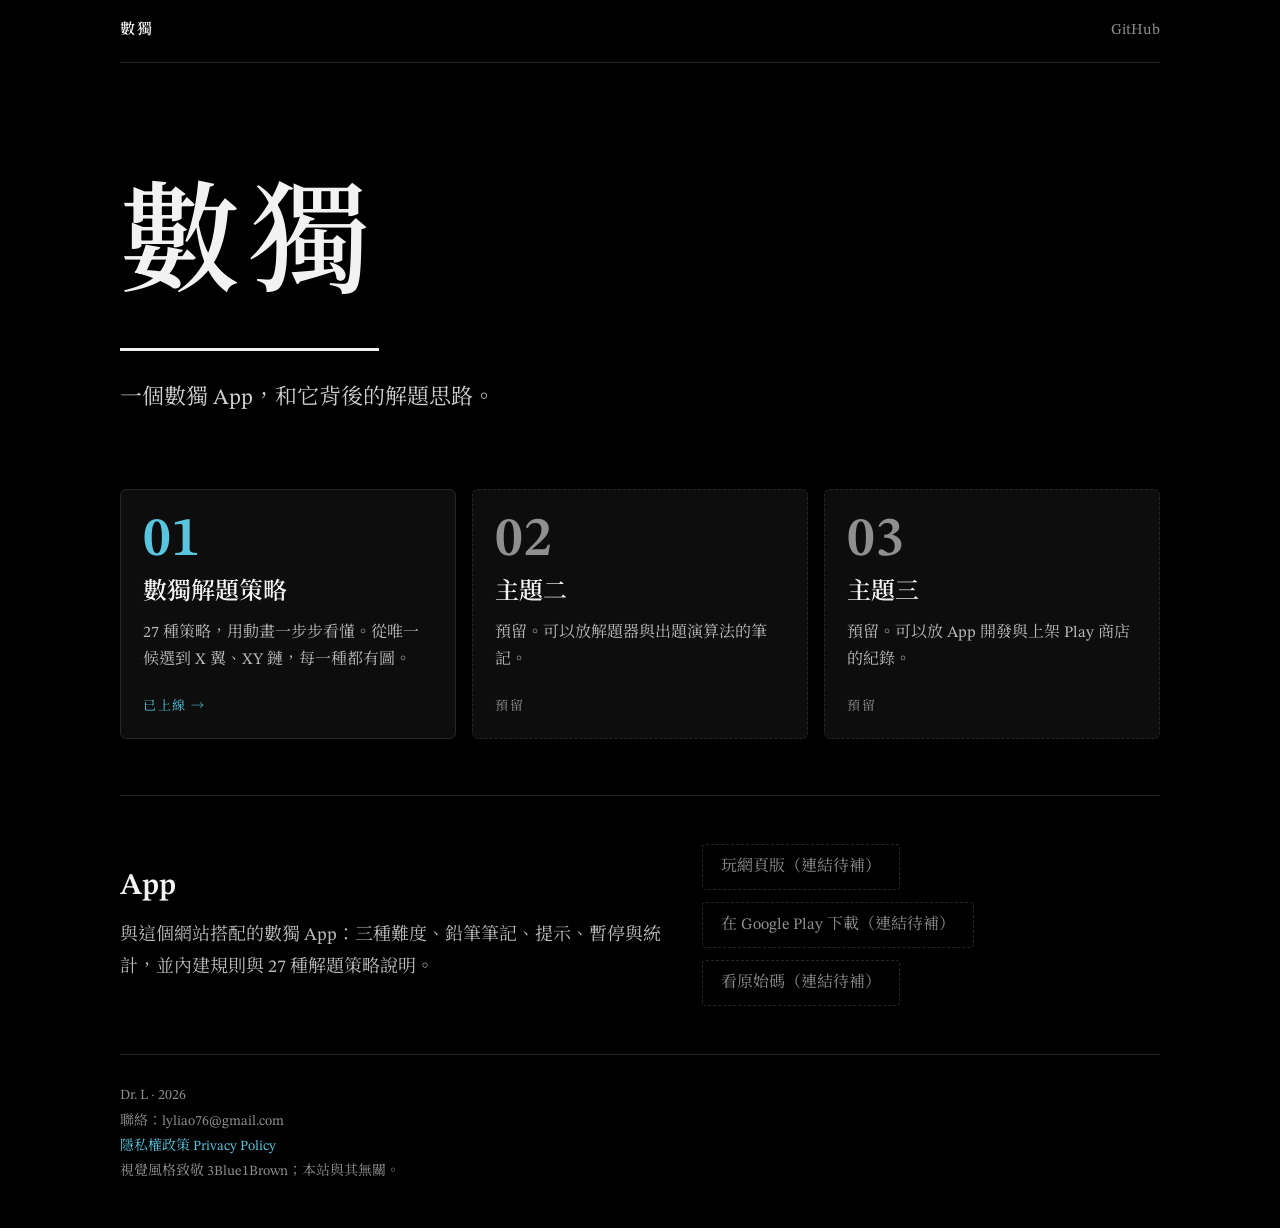
<file: index.html>
<!doctype html>
<html lang="zh-Hant">
<head>
<meta charset="utf-8">
<meta name="viewport" content="width=device-width, initial-scale=1, viewport-fit=cover">
<title>數獨｜App 與解題策略</title>
<meta name="description" content="數獨 App 的個人網站：解題策略動畫教學，以及更多預留主題。">
<link rel="icon" href="assets/favicon.svg" type="image/svg+xml">
<link rel="preconnect" href="https://fonts.googleapis.com">
<link rel="preconnect" href="https://fonts.gstatic.com" crossorigin>
<link href="https://fonts.googleapis.com/css2?family=Noto+Serif+TC:wght@400;600&family=STIX+Two+Text:wght@400;600&display=swap" rel="stylesheet">
<link rel="stylesheet" href="css/site.css">
</head>
<body data-depth="0">
<div class="wrap">
  <header class="bar"><a class="brand" data-brand href="./">數獨</a><nav data-nav></nav></header>
  <section class="hero">
    <h1 class="draw-title">數獨</h1>
    <p data-tagline></p>
  </section>
  <main>
    <div class="topics" data-topics></div>
    <section class="app-block">
      <div><h2>App</h2><p>與這個網站搭配的數獨 App：三種難度、鉛筆筆記、提示、暫停與統計，並內建規則與 27 種解題策略說明。</p></div>
      <div class="links" data-links></div>
    </section>
  </main>
  <footer class="foot"><span data-owner></span> · <span data-year></span><br><span>聯絡：<span data-mail></span></span><br><a href="privacy.html">隱私權政策 Privacy Policy</a><br>視覺風格致敬 3Blue1Brown；本站與其無關。</footer>
</div>
<script src="js/config.js"></script>
<script src="js/site.js"></script>
</body>
</html>
</file>
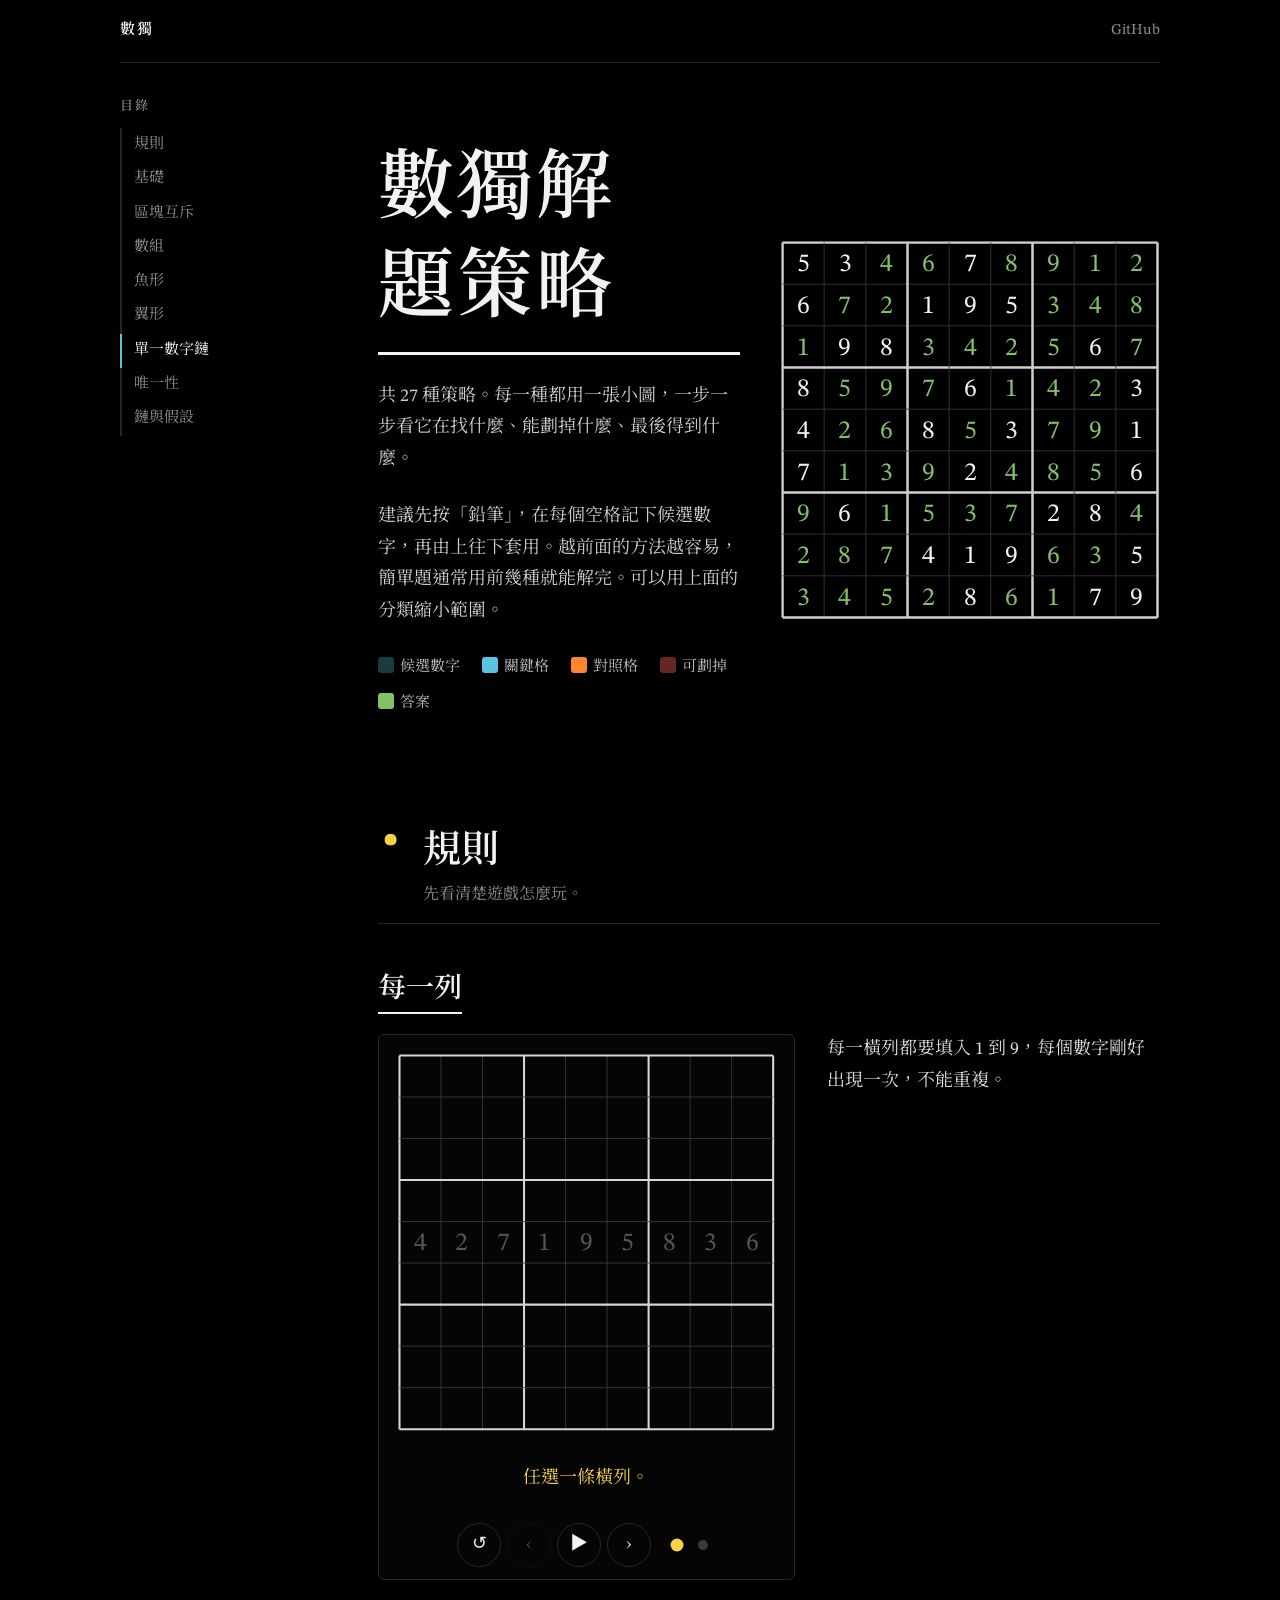
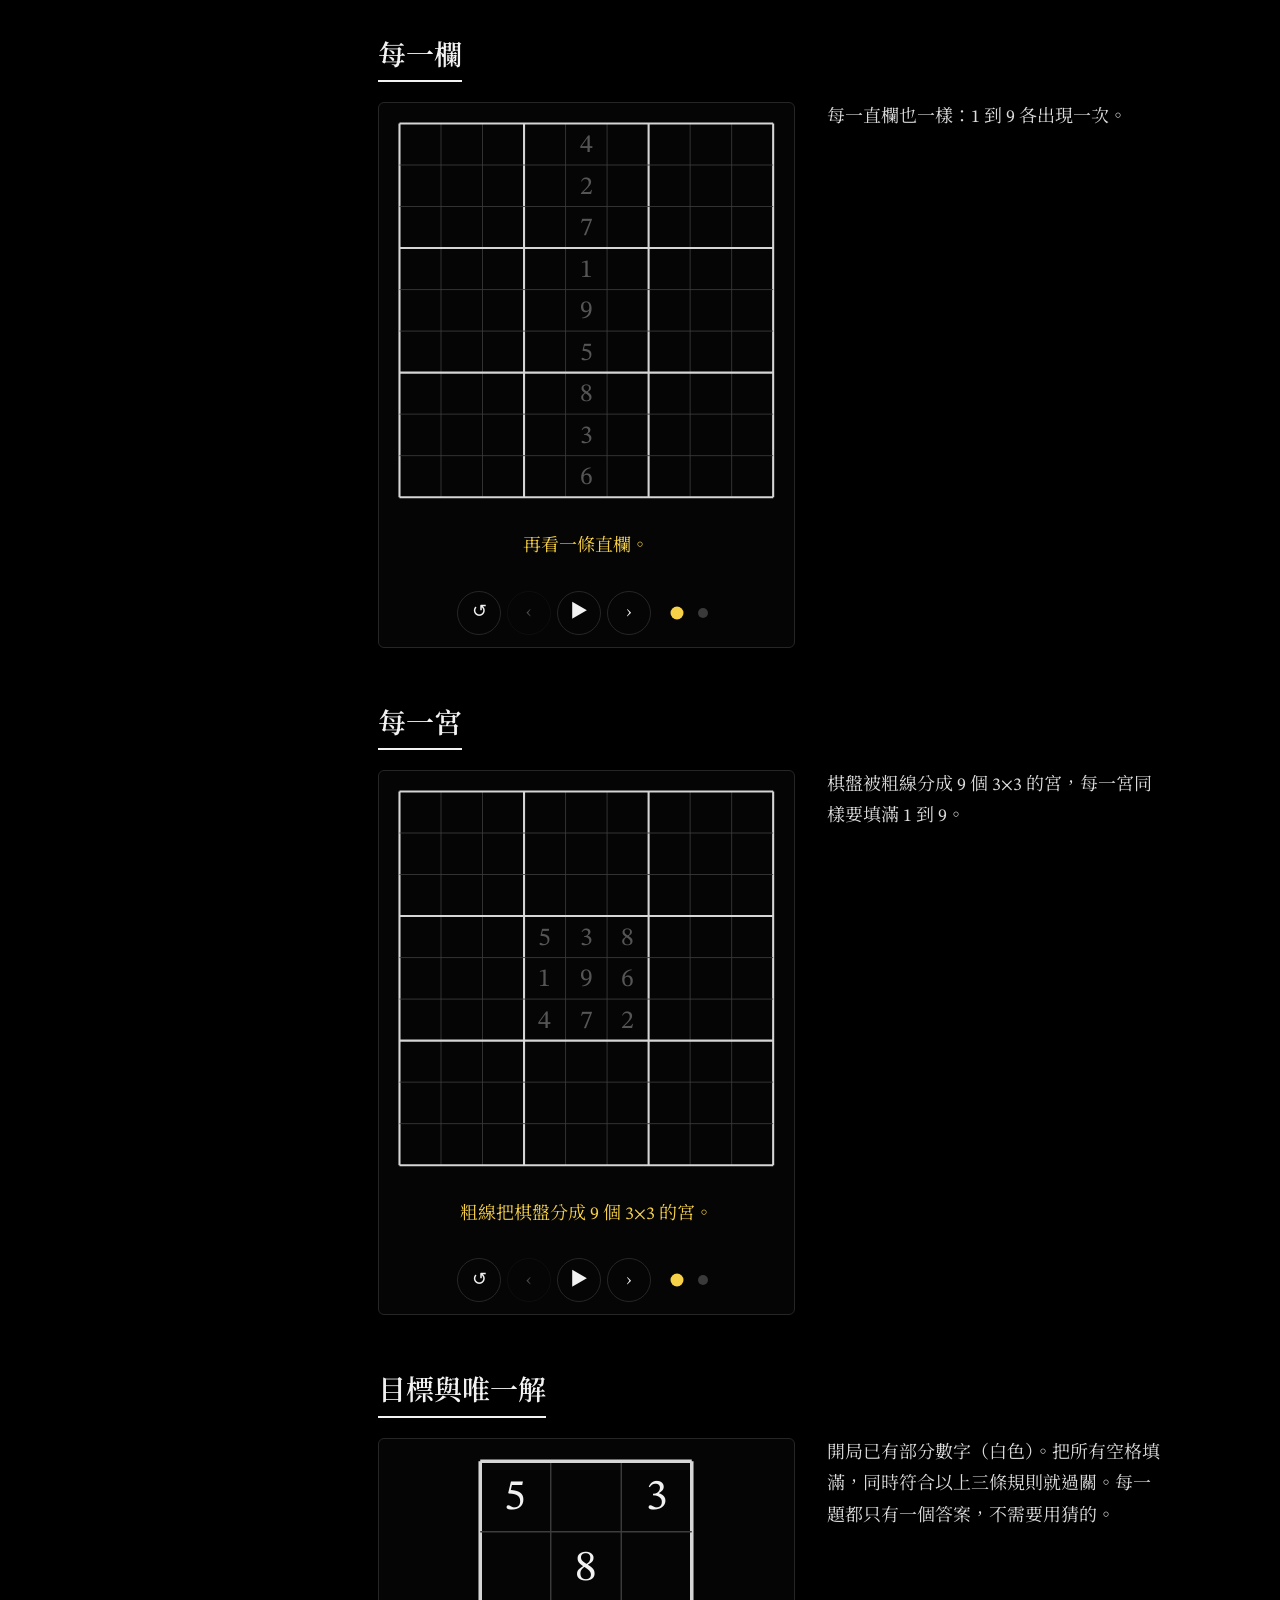
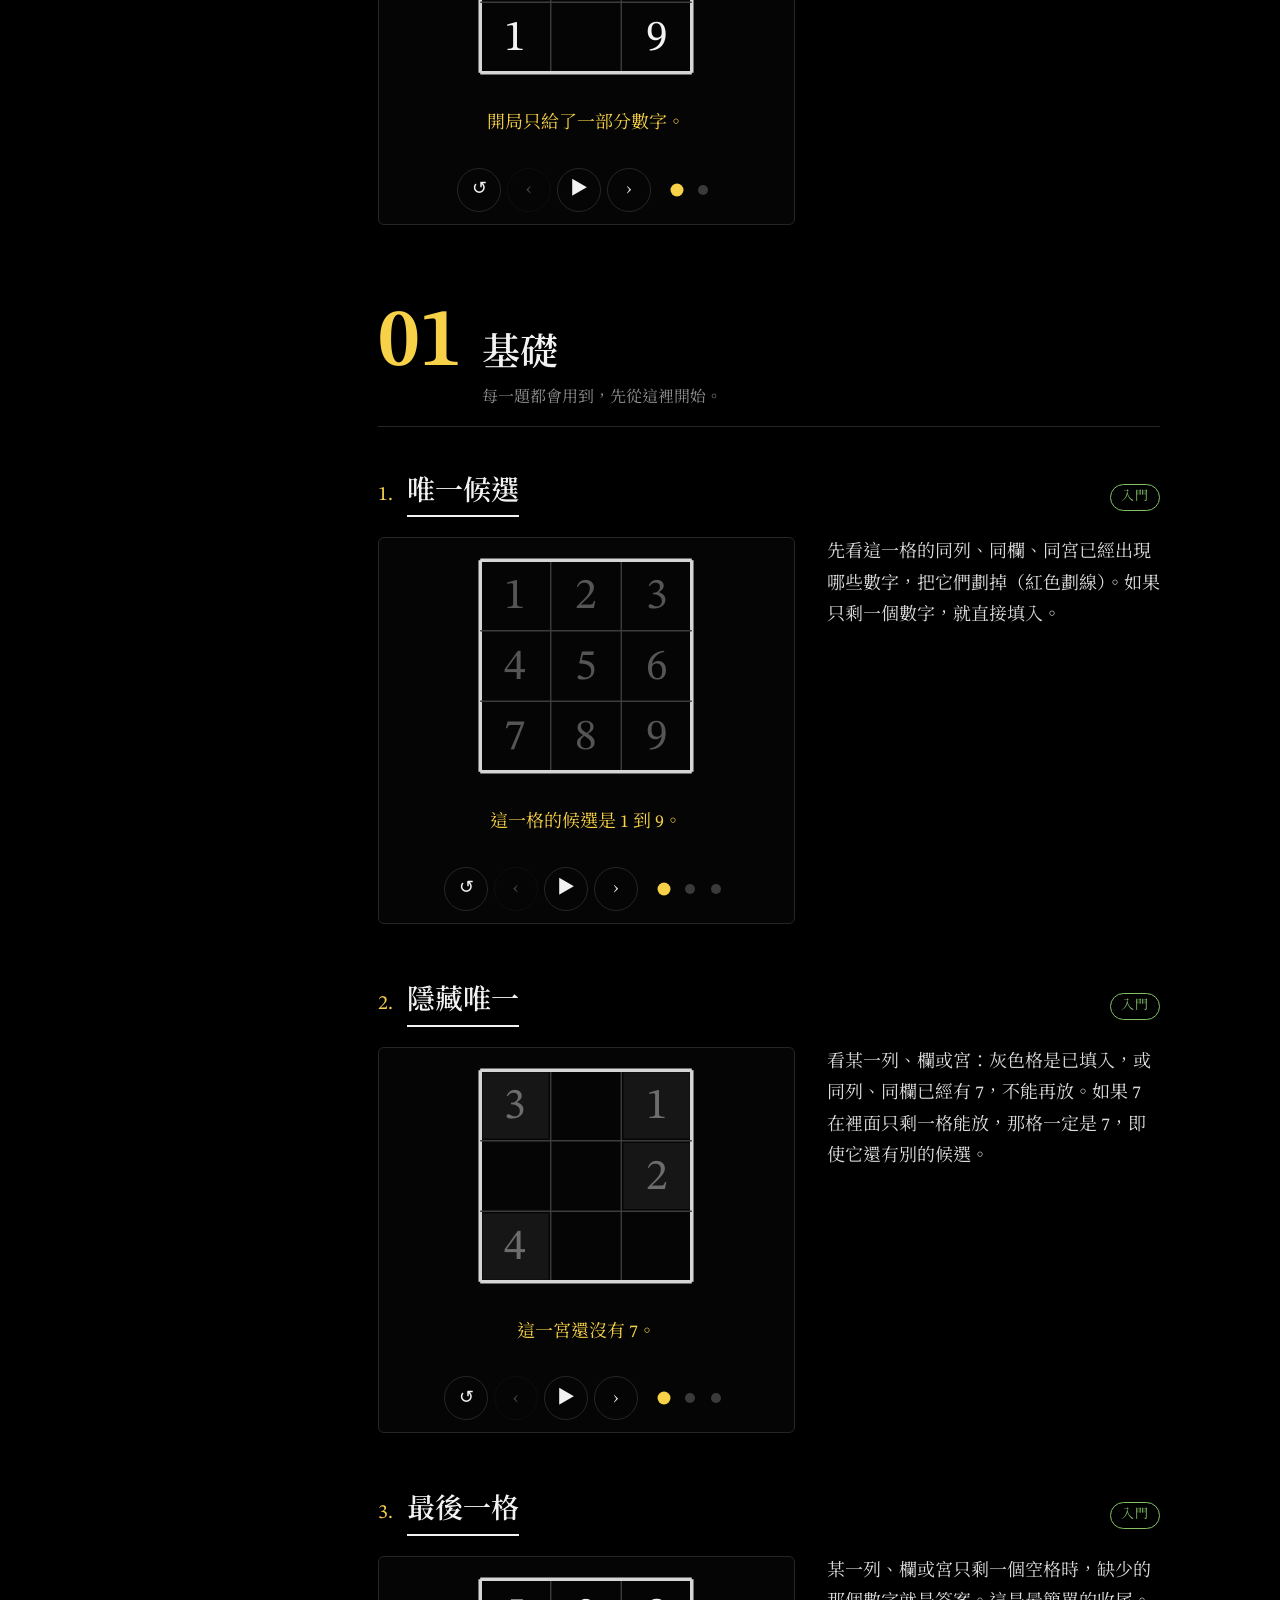
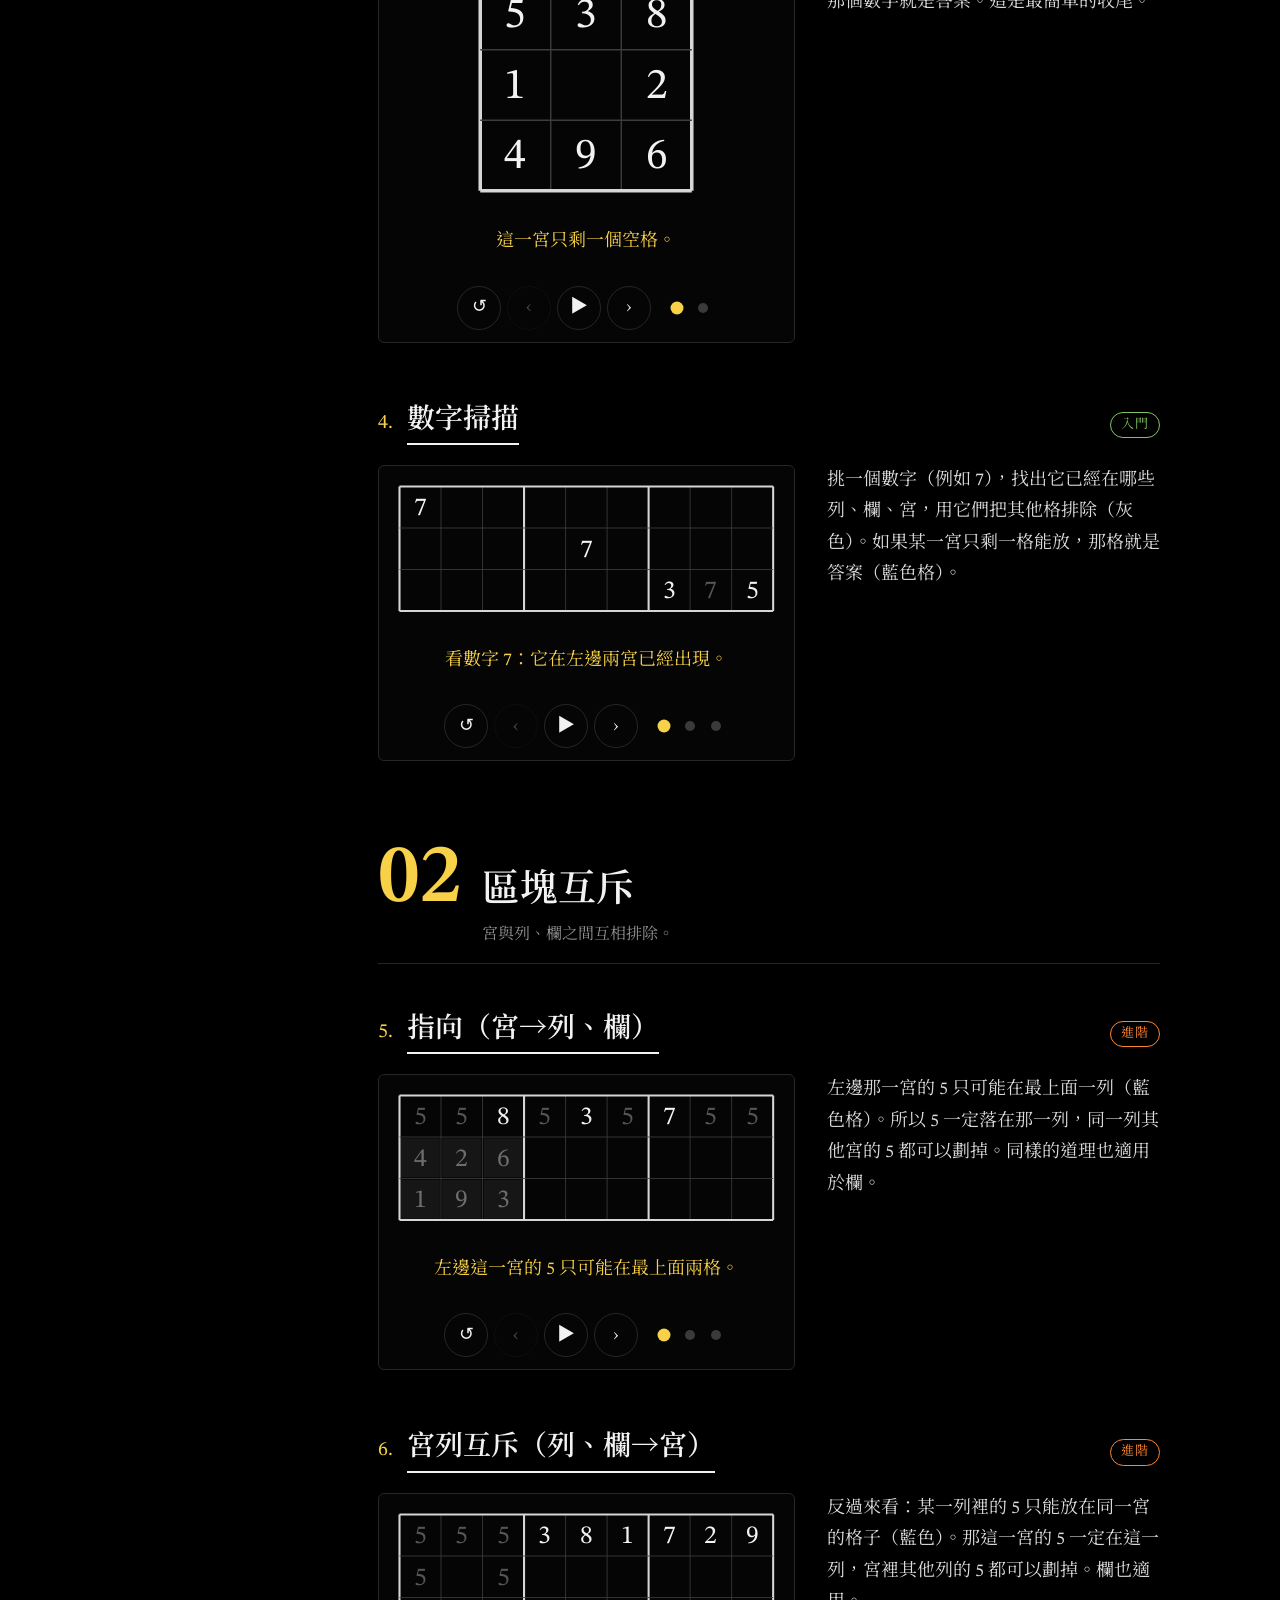
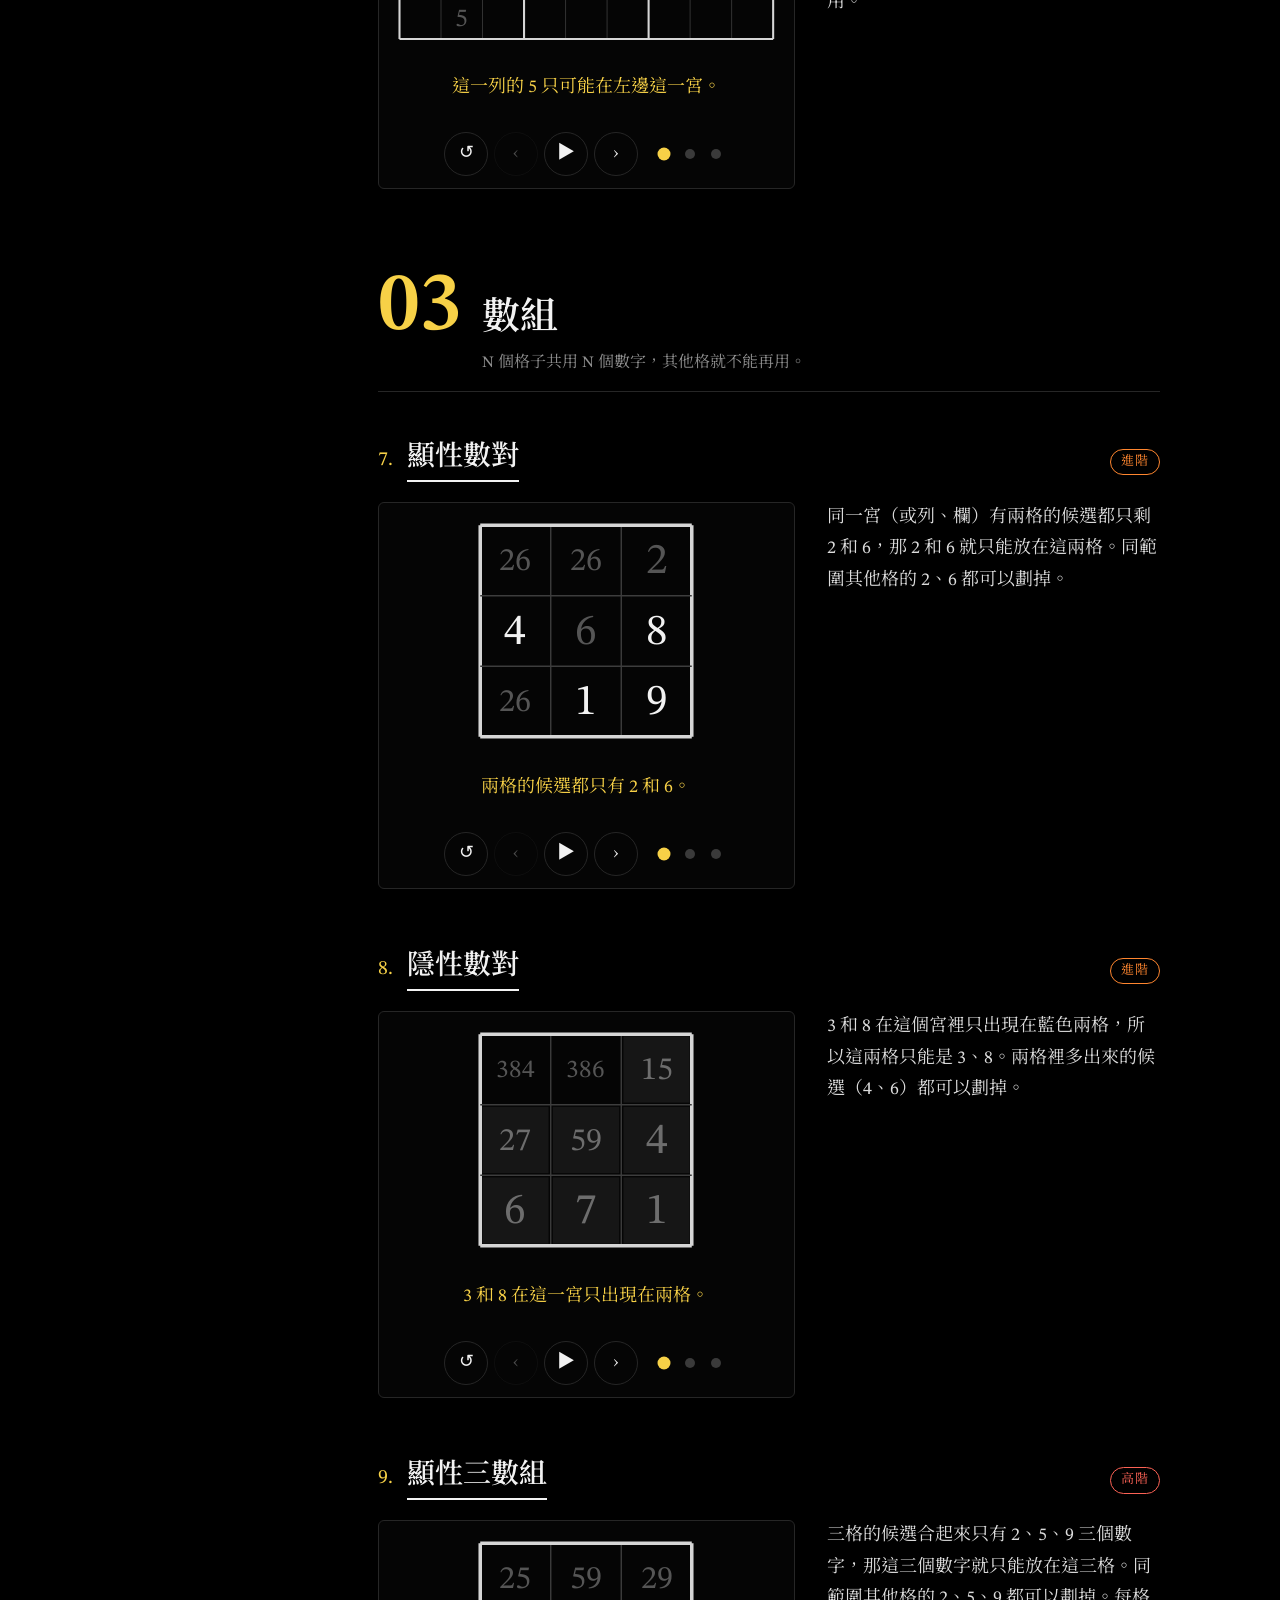
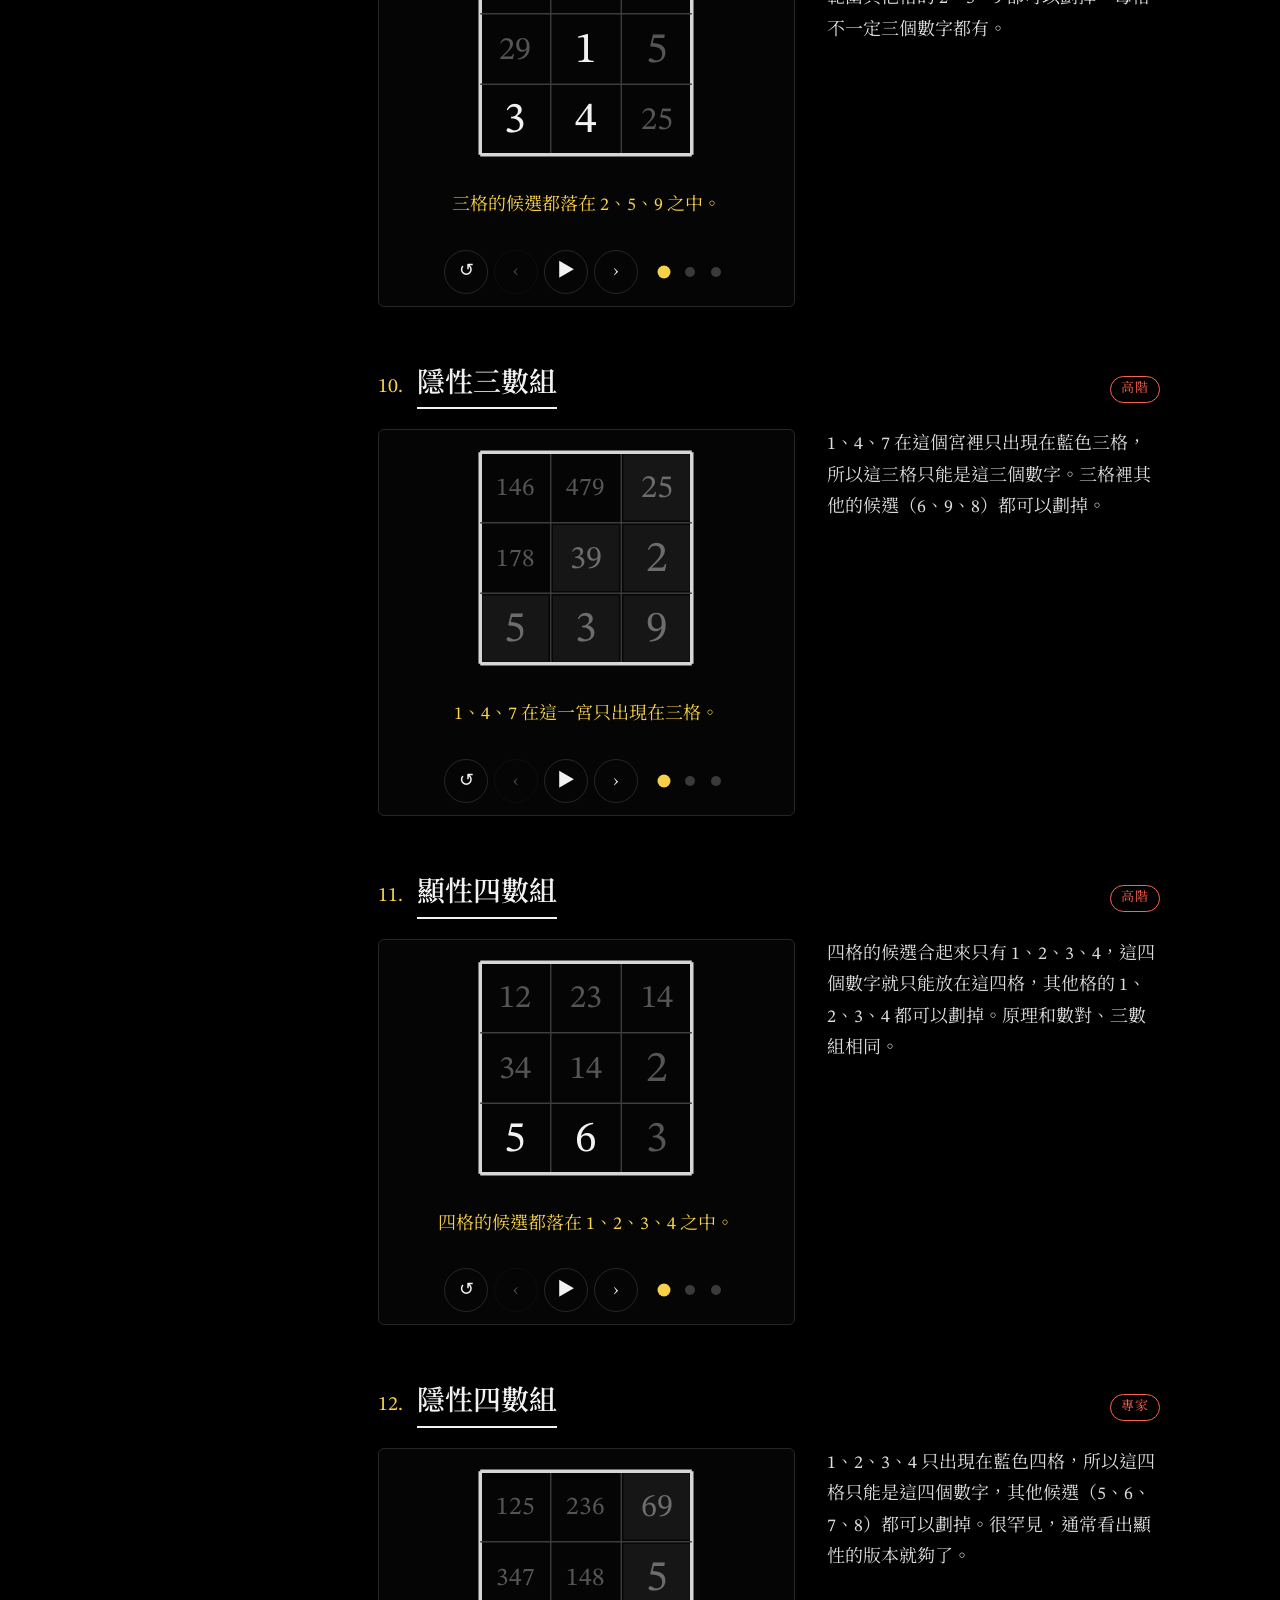
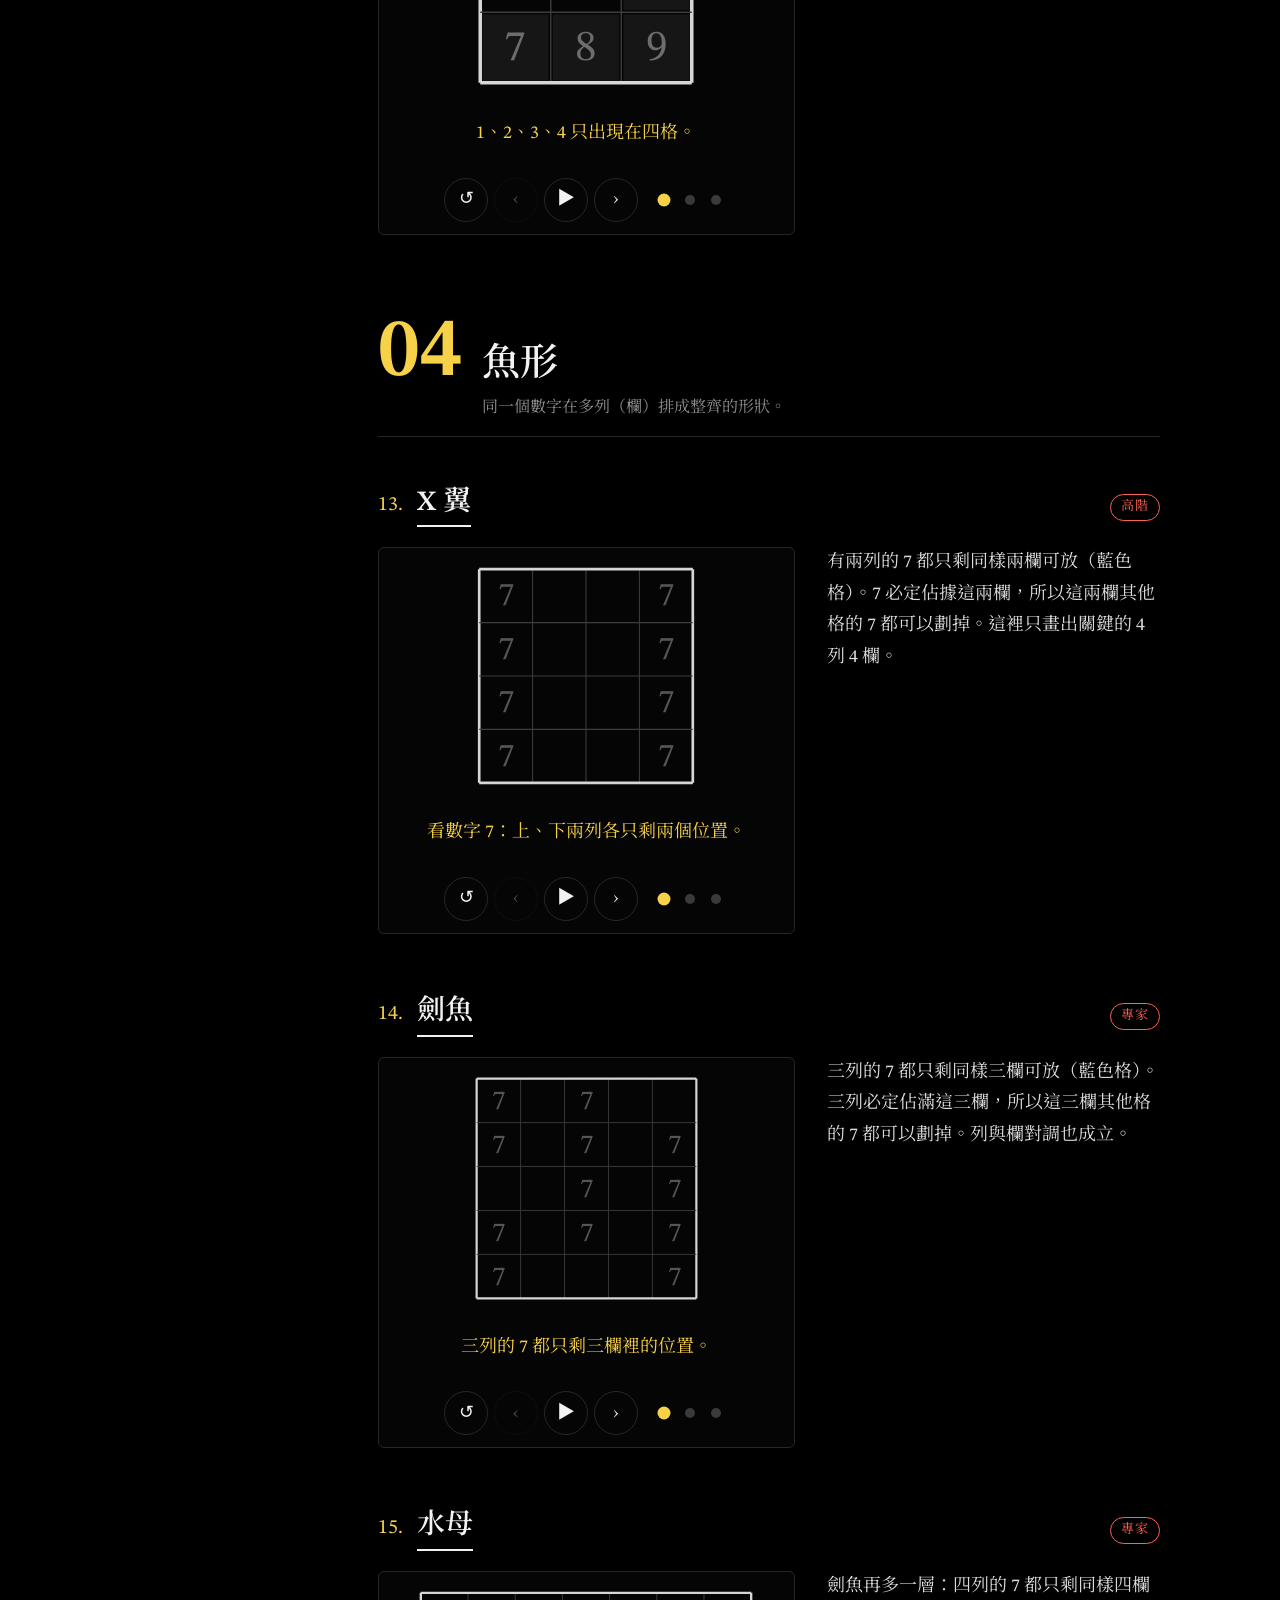
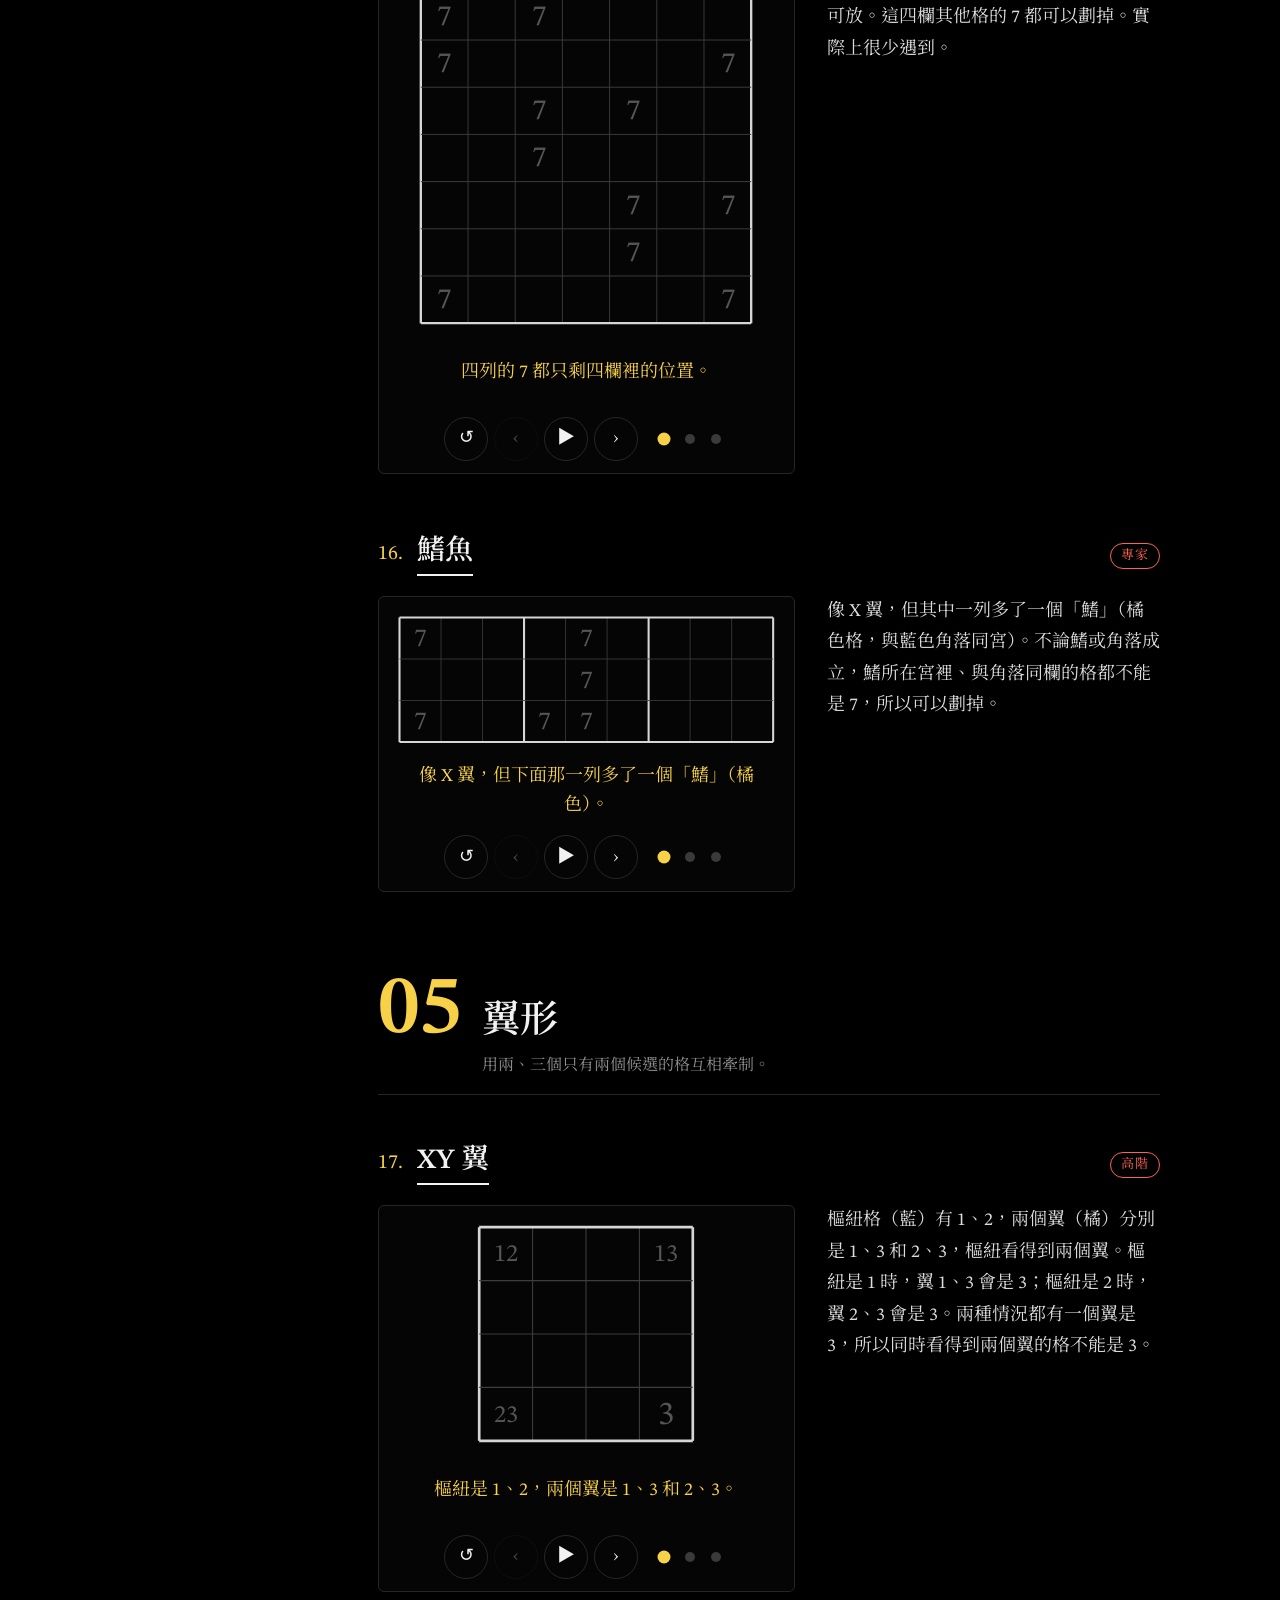
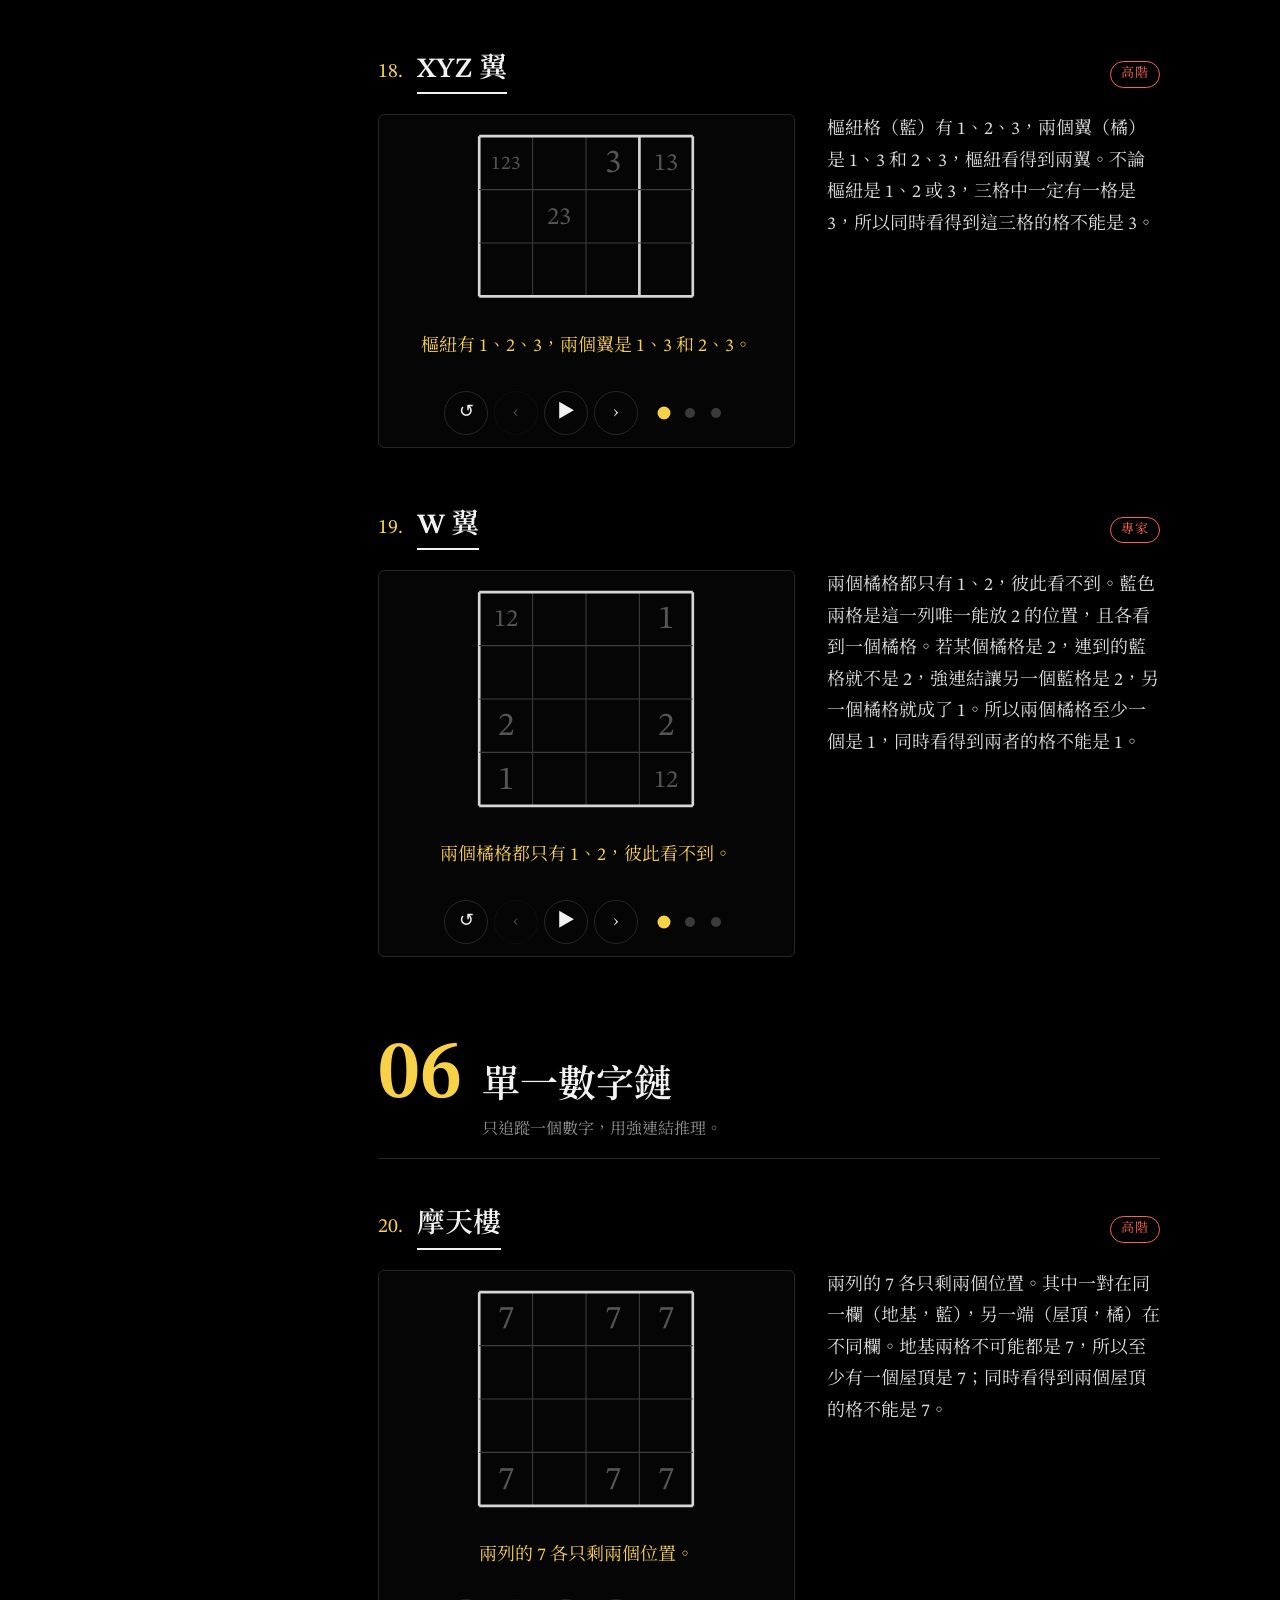
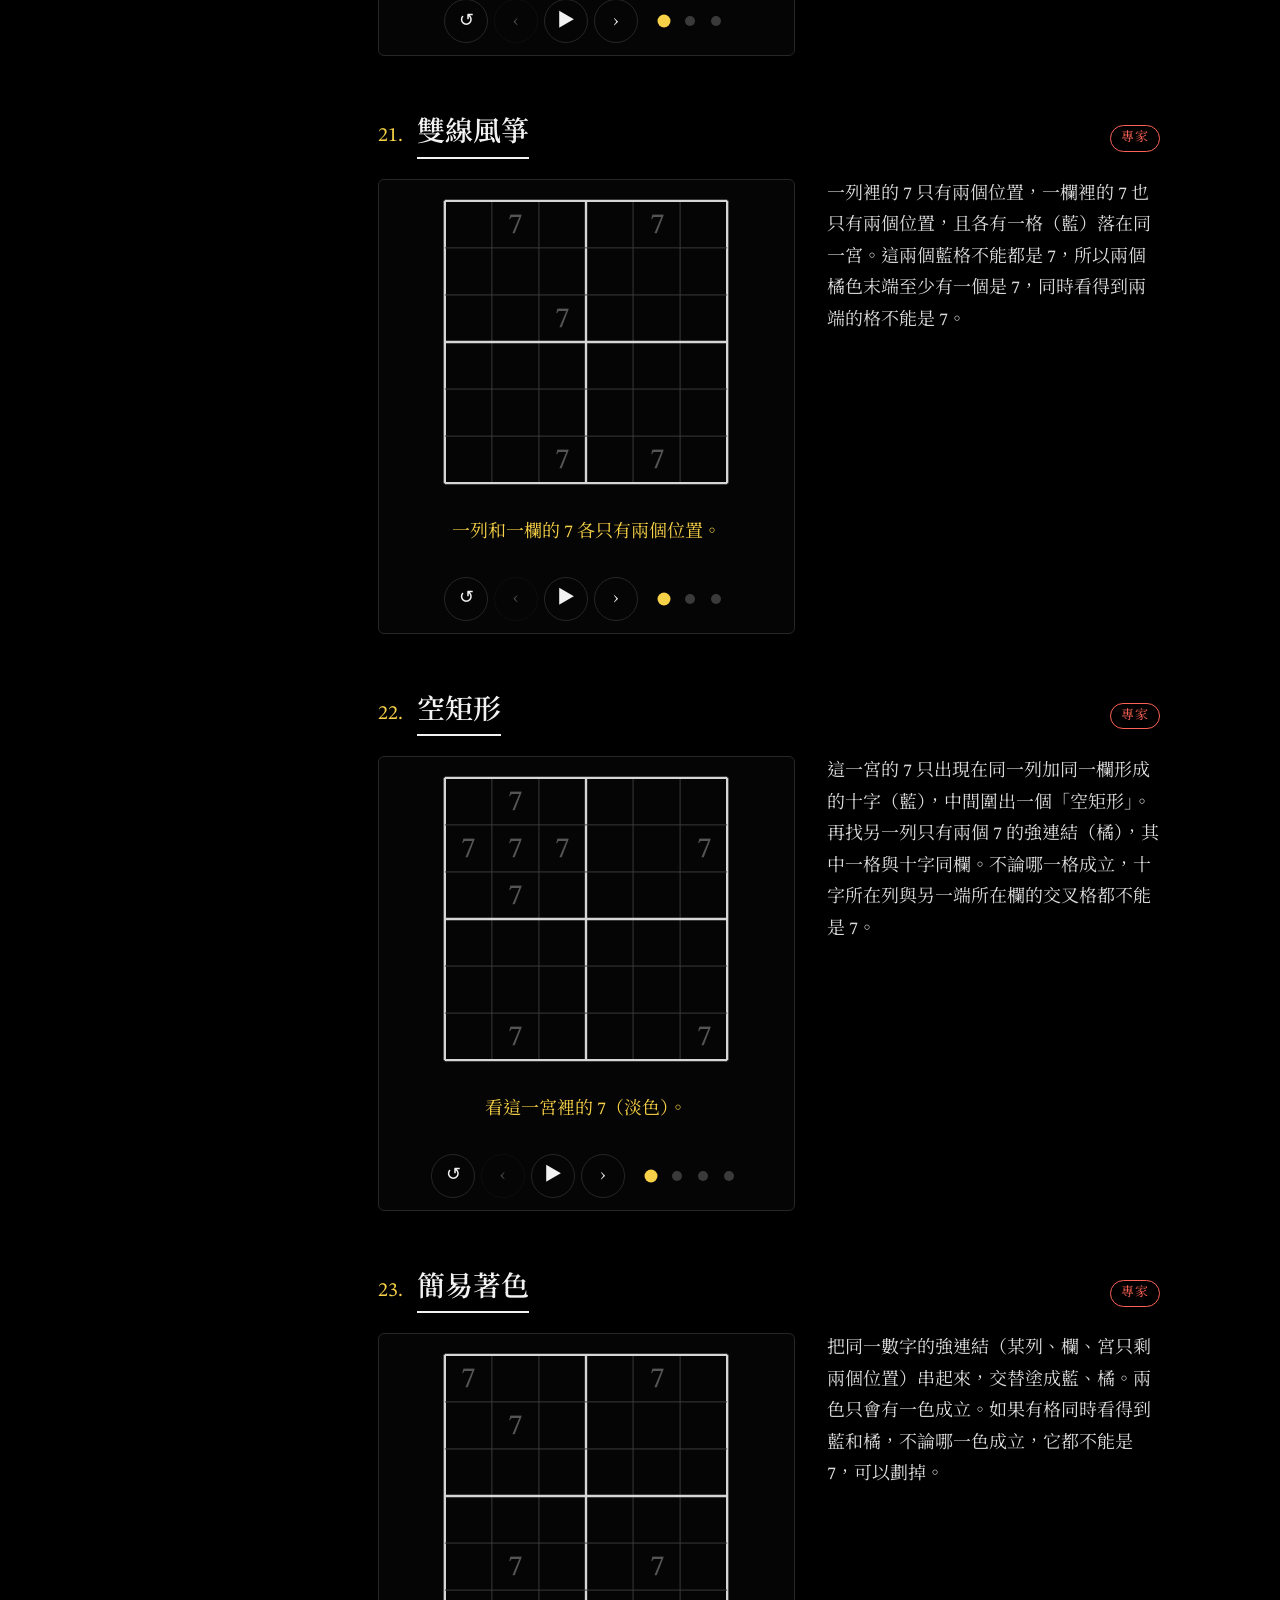
<file: strategies/index.html>
<!doctype html>
<html lang="zh-Hant">
<head>
<meta charset="utf-8">
<meta name="viewport" content="width=device-width, initial-scale=1, viewport-fit=cover">
<title>數獨解題策略｜數獨</title>
<meta name="description" content="用動畫逐步介紹 27 種數獨解題策略，從唯一候選到 XY 鏈與試錯法。">
<link rel="icon" href="../assets/favicon.svg" type="image/svg+xml">
<link rel="preconnect" href="https://fonts.googleapis.com">
<link rel="preconnect" href="https://fonts.gstatic.com" crossorigin>
<link href="https://fonts.googleapis.com/css2?family=Noto+Serif+TC:wght@400;600&family=STIX+Two+Text:wght@400;600&display=swap" rel="stylesheet">
<link rel="stylesheet" href="../css/site.css">
<link rel="stylesheet" href="strategies.css">
</head>
<body data-depth="1" class="no-js">
<script>document.body.classList.remove('no-js')</script>
<div class="wrap">
  <header class="bar"><a class="brand" data-brand href="../">數獨</a><nav data-nav></nav></header>
</div>
<nav class="chips" id="chips" aria-label="章節"></nav>
<div class="layout">
  <aside class="side" aria-label="目錄"><h4>目錄</h4><ol id="toc"></ol></aside>
  <main>
    <section class="top">
      <div class="hero-wrap">
        <div>
          <h1 class="draw-title">數獨解題策略</h1>
          <p class="lead">共 <span data-count>27</span> 種策略。每一種都用一張小圖，一步一步看它在找什麼、能劃掉什麼、最後得到什麼。</p>
          <p class="lead" id="intro"></p>
          <div class="legend" aria-label="圖例">
            <span><i style="background:rgba(88,196,221,.3)"></i>候選數字</span>
            <span><i style="background:#58c4dd"></i>關鍵格</span>
            <span><i style="background:#ff862f"></i>對照格</span>
            <span><i style="background:rgba(252,98,85,.4)"></i>可劃掉</span>
            <span><i style="background:#83c167"></i>答案</span>
          </div>
        </div>
        <div id="hero-board"></div>
      </div>
    </section>
    <div id="chapters"></div>
    <p class="outro" id="outro"></p>
    <footer class="foot">視覺風格致敬 3Blue1Brown；本站與其無關。<br>© <span data-year></span> <span data-owner></span></footer>
  </main>
</div>
<script src="../js/config.js"></script>
<script src="../js/site.js"></script>
<script src="../js/scenes.js"></script>
<script src="../js/scene.js"></script>
<script>
  // 標題底線：進入畫面時畫出
  (function(){ var io=new IntersectionObserver(function(es){es.forEach(function(e){if(e.isIntersecting){e.target.classList.add('seen');io.unobserve(e.target)}})},{threshold:.4});
  document.addEventListener('DOMContentLoaded',function(){document.querySelectorAll('.scene').forEach(function(x){io.observe(x)})}); })();
</script>
</body>
</html>
</file>
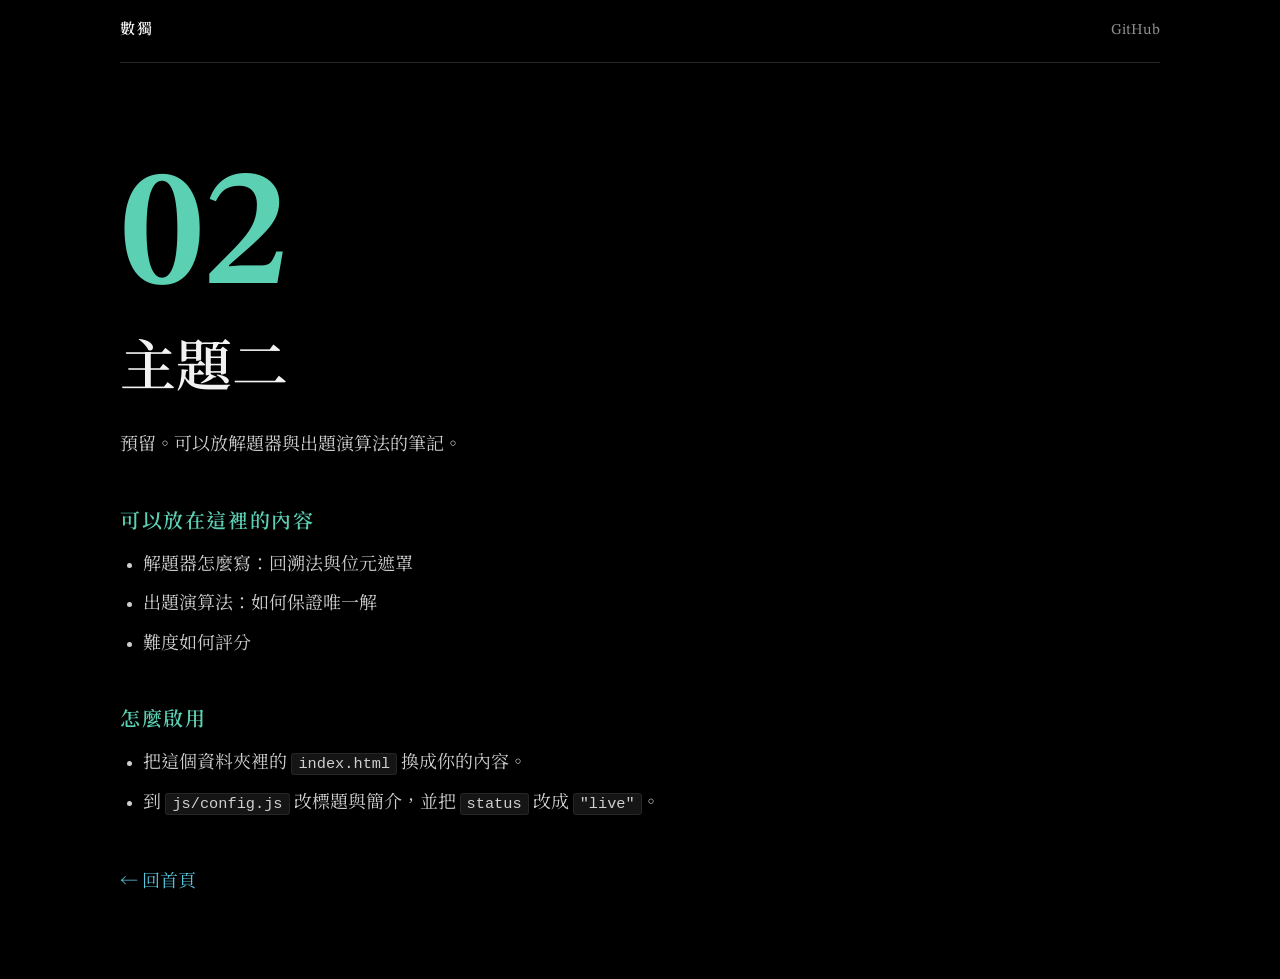
<file: topic-2/index.html>
<!doctype html>
<html lang="zh-Hant">
<head>
<meta charset="utf-8">
<meta name="viewport" content="width=device-width, initial-scale=1, viewport-fit=cover">
<title>主題2｜數獨</title>
<link rel="icon" href="../assets/favicon.svg" type="image/svg+xml">
<link rel="preconnect" href="https://fonts.googleapis.com">
<link rel="preconnect" href="https://fonts.gstatic.com" crossorigin>
<link href="https://fonts.googleapis.com/css2?family=Noto+Serif+TC:wght@400;600&family=STIX+Two+Text:wght@400;600&display=swap" rel="stylesheet">
<link rel="stylesheet" href="../css/site.css">
</head>
<body data-depth="1" data-topic="topic-2">
<div class="wrap">
  <header class="bar"><a class="brand" data-brand href="../">數獨</a><nav data-nav></nav></header>
  <main class="reserve">
    <div class="no" data-topic-no>02</div>
    <h1 data-topic-title>主題2</h1>
    <p class="lead" data-topic-blurb></p>
    <h2>可以放在這裡的內容</h2>
    <ul><li>解題器怎麼寫：回溯法與位元遮罩</li><li>出題演算法：如何保證唯一解</li><li>難度如何評分</li></ul>
    <h2>怎麼啟用</h2>
    <ul>
      <li>把這個資料夾裡的 <code>index.html</code> 換成你的內容。</li>
      <li>到 <code>js/config.js</code> 改標題與簡介，並把 <code>status</code> 改成 <code>"live"</code>。</li>
    </ul>
    <a class="back" href="../">← 回首頁</a>
  </main>
</div>
<script src="../js/config.js"></script>
<script src="../js/site.js"></script>
</body>
</html>
</file>
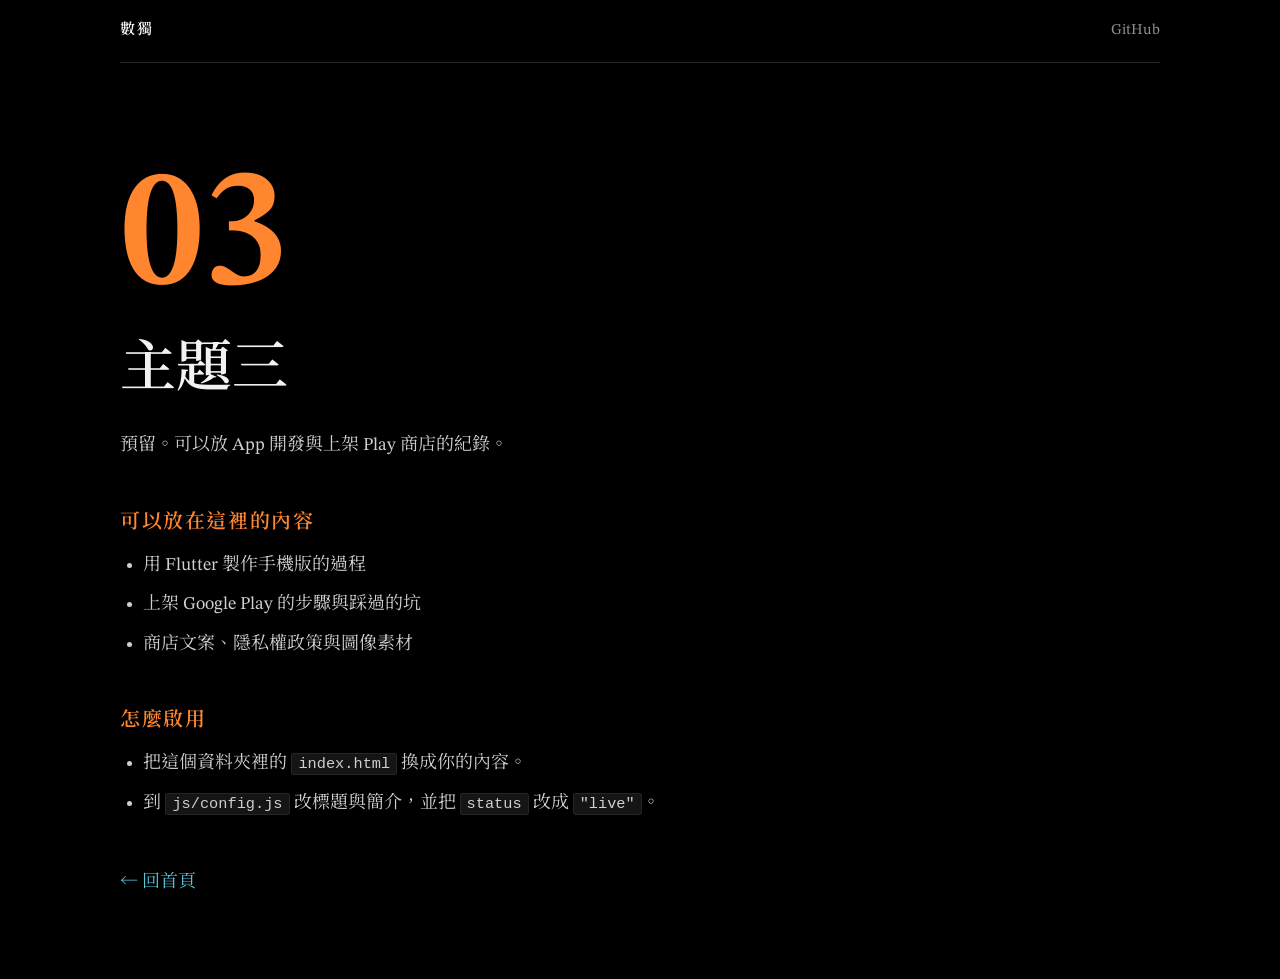
<file: topic-3/index.html>
<!doctype html>
<html lang="zh-Hant">
<head>
<meta charset="utf-8">
<meta name="viewport" content="width=device-width, initial-scale=1, viewport-fit=cover">
<title>主題3｜數獨</title>
<link rel="icon" href="../assets/favicon.svg" type="image/svg+xml">
<link rel="preconnect" href="https://fonts.googleapis.com">
<link rel="preconnect" href="https://fonts.gstatic.com" crossorigin>
<link href="https://fonts.googleapis.com/css2?family=Noto+Serif+TC:wght@400;600&family=STIX+Two+Text:wght@400;600&display=swap" rel="stylesheet">
<link rel="stylesheet" href="../css/site.css">
</head>
<body data-depth="1" data-topic="topic-3">
<div class="wrap">
  <header class="bar"><a class="brand" data-brand href="../">數獨</a><nav data-nav></nav></header>
  <main class="reserve">
    <div class="no" data-topic-no>03</div>
    <h1 data-topic-title>主題3</h1>
    <p class="lead" data-topic-blurb></p>
    <h2>可以放在這裡的內容</h2>
    <ul><li>用 Flutter 製作手機版的過程</li><li>上架 Google Play 的步驟與踩過的坑</li><li>商店文案、隱私權政策與圖像素材</li></ul>
    <h2>怎麼啟用</h2>
    <ul>
      <li>把這個資料夾裡的 <code>index.html</code> 換成你的內容。</li>
      <li>到 <code>js/config.js</code> 改標題與簡介，並把 <code>status</code> 改成 <code>"live"</code>。</li>
    </ul>
    <a class="back" href="../">← 回首頁</a>
  </main>
</div>
<script src="../js/config.js"></script>
<script src="../js/site.js"></script>
</body>
</html>
</file>
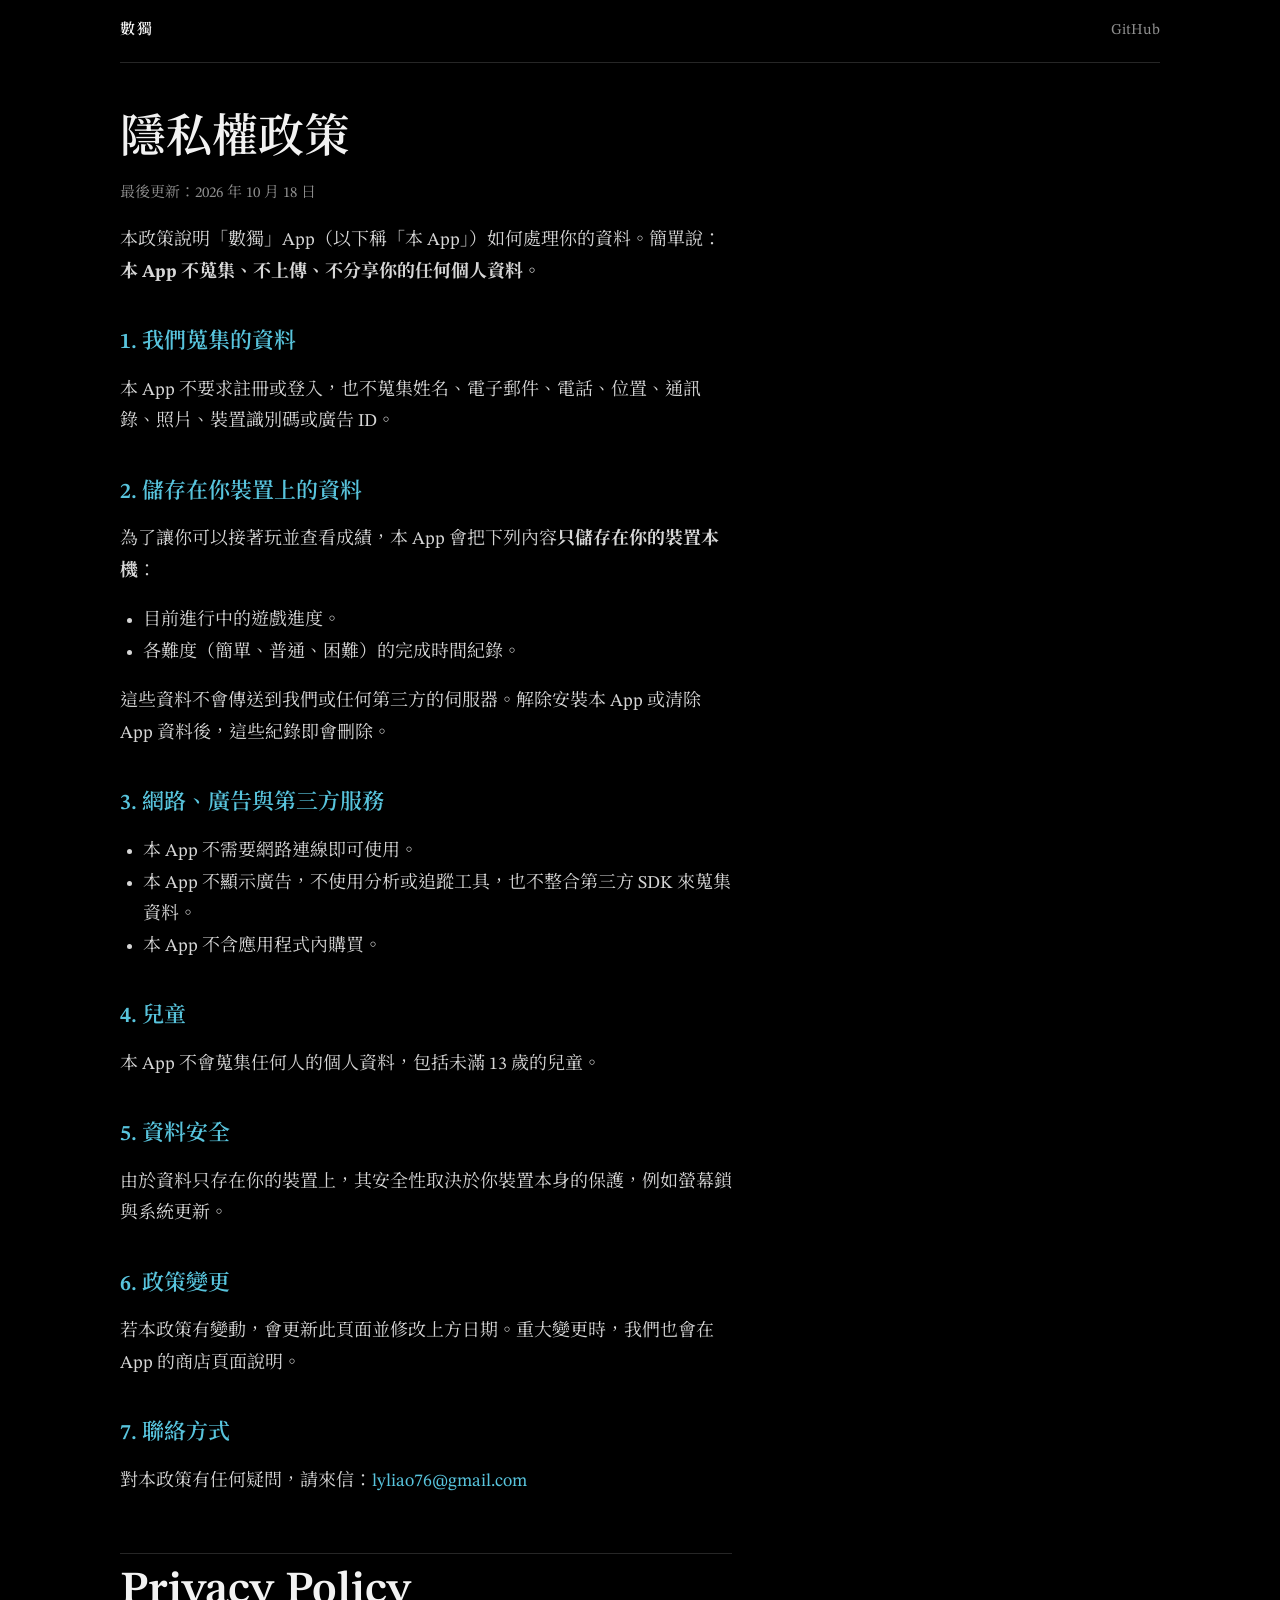
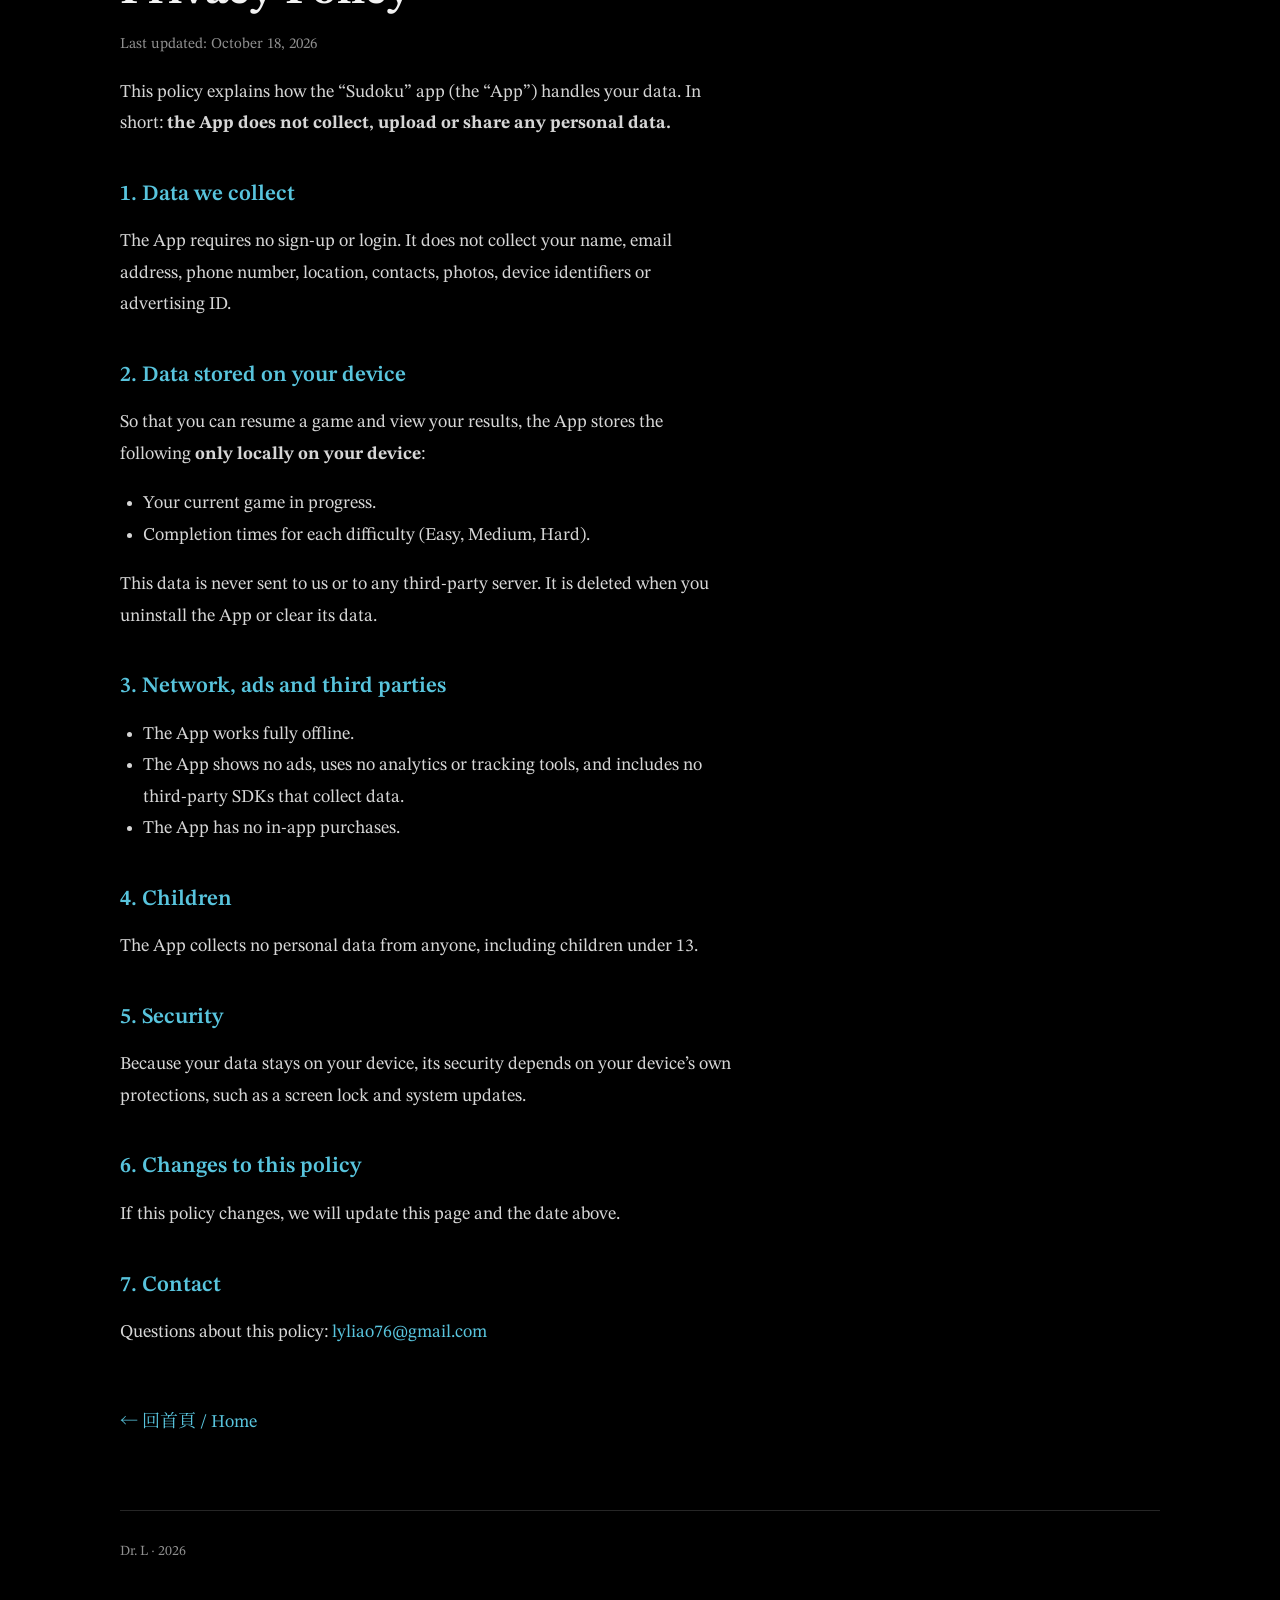
<file: privacy.html>
<!doctype html>
<html lang="zh-Hant">
<head>
<meta charset="utf-8">
<meta name="viewport" content="width=device-width, initial-scale=1, viewport-fit=cover">
<title>隱私權政策 Privacy Policy｜數獨</title>
<meta name="description" content="數獨 App 的隱私權政策。App 不蒐集、不上傳任何個人資料。">
<link rel="icon" href="assets/favicon.svg" type="image/svg+xml">
<link rel="preconnect" href="https://fonts.googleapis.com">
<link rel="preconnect" href="https://fonts.gstatic.com" crossorigin>
<link href="https://fonts.googleapis.com/css2?family=Noto+Serif+TC:wght@400;600&family=STIX+Two+Text:wght@400;600&display=swap" rel="stylesheet">
<link rel="stylesheet" href="css/site.css">
<style>
  .doc { padding-block: 48px 72px; max-width: var(--measure); }
  .doc h1 { font-size: clamp(30px, 6vw, 46px); }
  .doc h2 { font-size: 22px; margin-top: 40px; color: var(--blue); }
  .doc p, .doc li { color: #d6d6d6; }
  .doc ul { padding-left: 1.3em; }
  .doc .meta { color: var(--dim); font-size: 15px; margin-top: 10px; }
  .doc hr { border: 0; border-top: 1px solid var(--line); margin: 56px 0 8px; }
</style>
</head>
<body data-depth="0">
<div class="wrap">
  <header class="bar"><a class="brand" data-brand href="./">數獨</a><nav data-nav></nav></header>
  <main class="doc">
    <h1>隱私權政策</h1>
    <p class="meta">最後更新：2026 年 10 月 18 日</p>

    <p>本政策說明「數獨」App（以下稱「本 App」）如何處理你的資料。簡單說：<strong>本 App 不蒐集、不上傳、不分享你的任何個人資料。</strong></p>

    <h2>1. 我們蒐集的資料</h2>
    <p>本 App 不要求註冊或登入，也不蒐集姓名、電子郵件、電話、位置、通訊錄、照片、裝置識別碼或廣告 ID。</p>

    <h2>2. 儲存在你裝置上的資料</h2>
    <p>為了讓你可以接著玩並查看成績，本 App 會把下列內容<strong>只儲存在你的裝置本機</strong>：</p>
    <ul>
      <li>目前進行中的遊戲進度。</li>
      <li>各難度（簡單、普通、困難）的完成時間紀錄。</li>
    </ul>
    <p>這些資料不會傳送到我們或任何第三方的伺服器。解除安裝本 App 或清除 App 資料後，這些紀錄即會刪除。</p>

    <h2>3. 網路、廣告與第三方服務</h2>
    <ul>
      <li>本 App 不需要網路連線即可使用。</li>
      <li>本 App 不顯示廣告，不使用分析或追蹤工具，也不整合第三方 SDK 來蒐集資料。</li>
      <li>本 App 不含應用程式內購買。</li>
    </ul>

    <h2>4. 兒童</h2>
    <p>本 App 不會蒐集任何人的個人資料，包括未滿 13 歲的兒童。</p>

    <h2>5. 資料安全</h2>
    <p>由於資料只存在你的裝置上，其安全性取決於你裝置本身的保護，例如螢幕鎖與系統更新。</p>

    <h2>6. 政策變更</h2>
    <p>若本政策有變動，會更新此頁面並修改上方日期。重大變更時，我們也會在 App 的商店頁面說明。</p>

    <h2>7. 聯絡方式</h2>
    <p>對本政策有任何疑問，請來信：<span data-mail-inline>（請見本站首頁的聯絡資訊）</span></p>

    <hr>

    <h1 lang="en">Privacy Policy</h1>
    <p class="meta" lang="en">Last updated: October 18, 2026</p>

    <p lang="en">This policy explains how the “Sudoku” app (the “App”) handles your data. In short: <strong>the App does not collect, upload or share any personal data.</strong></p>

    <h2 lang="en">1. Data we collect</h2>
    <p lang="en">The App requires no sign-up or login. It does not collect your name, email address, phone number, location, contacts, photos, device identifiers or advertising ID.</p>

    <h2 lang="en">2. Data stored on your device</h2>
    <p lang="en">So that you can resume a game and view your results, the App stores the following <strong>only locally on your device</strong>:</p>
    <ul lang="en">
      <li>Your current game in progress.</li>
      <li>Completion times for each difficulty (Easy, Medium, Hard).</li>
    </ul>
    <p lang="en">This data is never sent to us or to any third-party server. It is deleted when you uninstall the App or clear its data.</p>

    <h2 lang="en">3. Network, ads and third parties</h2>
    <ul lang="en">
      <li>The App works fully offline.</li>
      <li>The App shows no ads, uses no analytics or tracking tools, and includes no third-party SDKs that collect data.</li>
      <li>The App has no in-app purchases.</li>
    </ul>

    <h2 lang="en">4. Children</h2>
    <p lang="en">The App collects no personal data from anyone, including children under 13.</p>

    <h2 lang="en">5. Security</h2>
    <p lang="en">Because your data stays on your device, its security depends on your device’s own protections, such as a screen lock and system updates.</p>

    <h2 lang="en">6. Changes to this policy</h2>
    <p lang="en">If this policy changes, we will update this page and the date above.</p>

    <h2 lang="en">7. Contact</h2>
    <p lang="en">Questions about this policy: <span data-mail-inline>(see the contact details on the home page)</span></p>

    <a class="back" href="./">← 回首頁 / Home</a>
  </main>
  <footer class="foot"><span data-owner></span> · <span data-year></span></footer>
</div>
<script src="js/config.js"></script>
<script src="js/site.js"></script>
<script>
  (function () {
    var m = (window.SITE && window.SITE.links && window.SITE.links.email) || '';
    if (!m) return;
    document.querySelectorAll('[data-mail-inline]').forEach(function (n) {
      var a = document.createElement('a'); a.href = 'mailto:' + m; a.textContent = m; n.replaceChildren(a);
    });
  })();
</script>
</body>
</html>
</file>
<file: css/site.css>
/* 共用樣式。色票取自 Manim 預設顏色，整站使用黑底。 */
:root {
  --bg: #000000;
  --panel: #0d0d0d;
  --ink: #f2f2f2;
  --dim: #8f8f8f;
  --line: #262626;
  --line-strong: #cfcfcf;
  --blue: #58c4dd;
  --yellow: #f7d147;
  --green: #83c167;
  --red: #fc6255;
  --orange: #ff862f;
  --teal: #5cd0b3;
  --serif: "STIX Two Text", "Noto Serif TC", "Songti TC", "PMingLiU", Georgia, serif;
  --measure: 68ch;
  color-scheme: dark;
}

* { box-sizing: border-box; }
html { scroll-behavior: smooth; -webkit-text-size-adjust: 100%; }
body {
  margin: 0;
  background: var(--bg);
  color: var(--ink);
  font-family: var(--serif);
  font-size: 18px;
  line-height: 1.75;
  padding-left: max(20px, env(safe-area-inset-left, 0px));
  padding-right: max(20px, env(safe-area-inset-right, 0px));
}
a { color: var(--blue); text-decoration: none; }
a:hover { text-decoration: underline; text-underline-offset: 3px; }
:focus-visible { outline: 2px solid var(--yellow); outline-offset: 3px; border-radius: 2px; }
h1, h2, h3, h4 { font-weight: 600; line-height: 1.3; text-wrap: balance; margin: 0; }

.wrap { max-width: 1040px; margin: 0 auto; }

/* ---------- top bar ---------- */
.bar {
  display: flex;
  align-items: center;
  justify-content: space-between;
  gap: 16px;
  padding-block: 18px;
  border-bottom: 1px solid var(--line);
  font-size: 15px;
}
.bar .brand { color: var(--ink); font-weight: 600; letter-spacing: .12em; }
.bar nav { display: flex; flex-wrap: wrap; gap: 6px 20px; justify-content: flex-end; }
.bar nav a { color: var(--dim); }
.bar nav a:hover { color: var(--ink); text-decoration: none; }

/* ---------- title with drawn underline ---------- */
.draw-title { position: relative; display: inline-block; padding-bottom: .18em; }
.draw-title::after {
  content: "";
  position: absolute;
  left: 0;
  bottom: 0;
  height: 3px;
  width: 100%;
  background: var(--ink);
  transform-origin: left;
  animation: draw 1.1s cubic-bezier(.6, 0, .2, 1) .25s both;
}
@keyframes draw { from { transform: scaleX(0); } to { transform: scaleX(1); } }

/* ---------- landing ---------- */
.hero { padding-block: clamp(48px, 10vw, 110px) clamp(32px, 6vw, 64px); }
.hero h1 { font-size: clamp(54px, 12vw, 120px); letter-spacing: .08em; font-weight: 600; }
.hero p { margin: 28px 0 0; max-width: 34em; color: #cfcfcf; font-size: clamp(18px, 2.4vw, 22px); }

.topics { display: grid; grid-template-columns: repeat(3, minmax(0, 1fr)); gap: 16px; padding-block: 8px 56px; }
.topic {
  position: relative;
  display: flex;
  flex-direction: column;
  gap: 10px;
  min-height: 250px;
  padding: 22px 22px 20px;
  color: var(--ink);
  background: var(--panel);
  border: 1px solid var(--line);
  border-radius: 6px;
  transition: border-color .25s, transform .25s;
}
.topic:hover { border-color: var(--accent, var(--blue)); transform: translateY(-3px); text-decoration: none; }
.topic .no { font-size: 56px; line-height: 1; color: var(--accent, var(--blue)); font-weight: 600; letter-spacing: .02em; font-variant-numeric: lining-nums; }
.topic h2 { font-size: 24px; }
.topic p { margin: 0; color: #b9b9b9; font-size: 16px; line-height: 1.7; }
.topic .status {
  margin-top: auto;
  font-size: 13px;
  letter-spacing: .12em;
  color: var(--dim);
}
.topic.live .status { color: var(--accent, var(--blue)); }
.topic.reserved { border-style: dashed; }
.topic.reserved .no { color: var(--dim); }

.app-block {
  display: grid;
  grid-template-columns: minmax(0, 1.2fr) minmax(0, 1fr);
  gap: 32px;
  align-items: center;
  padding-block: 48px;
  border-top: 1px solid var(--line);
}
.app-block h2 { font-size: 30px; }
.app-block p { margin: 14px 0 0; color: #bdbdbd; max-width: 34em; }
.links { display: flex; flex-wrap: wrap; gap: 12px; }
.links a, .links span {
  display: inline-flex;
  align-items: center;
  min-height: 44px;
  padding: 8px 18px;
  color: var(--ink);
  border: 1px solid var(--line-strong);
  border-radius: 4px;
  font-size: 16px;
}
.links a:hover { background: #fff; color: #000; text-decoration: none; }
.links span { color: var(--dim); border-color: var(--line); border-style: dashed; }

.foot { padding-block: 28px 44px; border-top: 1px solid var(--line); color: var(--dim); font-size: 14px; line-height: 1.8; }

/* ---------- reserved topic pages ---------- */
.reserve { padding-block: clamp(40px, 8vw, 90px) 80px; }
.reserve .no { font-size: clamp(80px, 18vw, 170px); line-height: 1; color: var(--accent, var(--teal)); font-weight: 600; }
.reserve h1 { font-size: clamp(34px, 6vw, 56px); margin-top: 12px; }
.reserve .lead { margin: 22px 0 0; max-width: var(--measure); color: #cfcfcf; }
.reserve h2 { margin-top: 48px; font-size: 20px; color: var(--accent, var(--teal)); letter-spacing: .08em; }
.reserve ul { margin: 14px 0 0; padding-left: 1.3em; max-width: var(--measure); color: #cfcfcf; }
.reserve li { margin-block: 8px; }
.reserve code { font-family: ui-monospace, "SFMono-Regular", Menlo, monospace; font-size: .85em; padding: 1px 6px; background: #151515; border: 1px solid var(--line); border-radius: 3px; }
.back { display: inline-block; margin-top: 40px; }

@media (max-width: 860px) {
  .topics { grid-template-columns: 1fr; }
  .topic { min-height: 0; }
  .app-block { grid-template-columns: 1fr; gap: 20px; }
}
@media (prefers-reduced-motion: reduce) {
  html { scroll-behavior: auto; }
  .draw-title::after { animation: none; }
  .topic { transition: none; }
}
</file>
<file: strategies/strategies.css>
/* 主題一：3Blue1Brown 風格。黑底、襯線字、Manim 色票、動畫逐步展開。 */
body { --accent: var(--blue); }
.layout { display: grid; grid-template-columns: 210px minmax(0, 1fr); gap: 48px; max-width: 1040px; margin: 0 auto; }
.side { position: sticky; top: 24px; align-self: start; max-height: calc(100vh - 48px); overflow: auto; padding-block: 36px; font-size: 15px; }
.side h4 { font-size: 13px; letter-spacing: .14em; color: var(--dim); margin-bottom: 12px; font-weight: 500; }
.side ol { list-style: none; margin: 0; padding: 0; }
.side li a { display: block; padding: 4px 0 4px 12px; color: var(--dim); border-left: 2px solid var(--line); }
.side li a:hover { color: var(--ink); text-decoration: none; }
.side li a.cur { color: var(--ink); border-left-color: var(--blue); }
.chips { display: none; }

.top { padding-block: clamp(36px, 7vw, 80px) 24px; }
.top h1 { font-size: clamp(38px, 8vw, 76px); letter-spacing: .04em; }
.top .lead { margin: 26px 0 0; max-width: var(--measure); color: #cfcfcf; }
.hero-wrap { display: grid; grid-template-columns: minmax(0, 1fr) minmax(0, 380px); gap: 40px; align-items: center; }
#hero-board { width: 100%; max-width: 380px; justify-self: end; }
#hero-board svg { display: block; width: 100%; height: auto; }
.hcell .tx { fill: var(--blue); text-anchor: middle; dominant-baseline: central; font-family: var(--serif); }
.hcell.given .tx { fill: #f2f2f2; }
.hcell.hid .tx { opacity: 0; }
.hcell.pop .tx { animation: popin .45s cubic-bezier(.2, .9, .3, 1.3) both; fill: var(--green); }
.hcell.pop:not(.hid) .tx { fill: var(--green); }
@keyframes popin { from { opacity: 0; transform: scale(.4); } to { opacity: 1; transform: scale(1); } }
.hcell .tx { transform-box: fill-box; transform-origin: center; }
#hero-board .thin { stroke: #3a3a3a; stroke-width: 2; }
#hero-board .thick { stroke: #d0d0d0; stroke-width: 6; }

.chapter { padding-top: 56px; scroll-margin-top: 12px; }
.ch-head { display: grid; grid-template-columns: auto 1fr; column-gap: 20px; align-items: baseline; border-bottom: 1px solid var(--line); padding-bottom: 14px; margin-bottom: 8px; }
.ch-no { grid-row: 1 / span 2; font-size: clamp(48px, 9vw, 84px); line-height: 1; color: var(--yellow); font-weight: 600; font-variant-numeric: lining-nums; }
.ch-head h2 { font-size: clamp(26px, 4.4vw, 38px); }
.ch-desc { margin: 4px 0 0; color: var(--dim); font-size: 16px; }

.scene { padding-block: 40px 20px; scroll-margin-top: 16px; }
.scene-title { display: flex; flex-wrap: wrap; align-items: baseline; gap: 6px 14px; margin-bottom: 20px; }
.scene-title h3 { font-size: clamp(22px, 3.4vw, 28px); position: relative; padding-bottom: 6px; }
.scene-title h3::after { content: ""; position: absolute; left: 0; right: 0; bottom: 0; height: 2px; background: var(--ink); transform: scaleX(0); transform-origin: left; transition: transform .9s cubic-bezier(.6, 0, .2, 1); }
.scene.seen .scene-title h3::after, .no-js .scene-title h3::after { transform: scaleX(1); }
.sn { font-size: 20px; color: var(--yellow); font-variant-numeric: lining-nums; }
.sn::after { content: "."; }
.lv { margin-left: auto; font-size: 13px; letter-spacing: .08em; padding: 1px 10px; border: 1px solid currentColor; border-radius: 99px; }
.lv-1 { color: var(--green); } .lv-2 { color: var(--teal); } .lv-3 { color: var(--blue); } .lv-4 { color: var(--orange); } .lv-5 { color: var(--red); }

.scene-body { display: grid; grid-template-columns: minmax(0, 1fr); gap: 20px; }
.fig { min-height: 240px; }
.frame { margin: 0; padding: 18px 18px 12px; background: #050505; border: 1px solid var(--line); border-radius: 6px; }
.board-wrap { margin: 0 auto; width: 100%; }
.board-wrap svg { display: block; width: 100%; height: auto; overflow: visible; }
.prose { margin: 0; max-width: var(--measure); color: #dcdcdc; }

.cap { min-height: 3.6em; margin: 14px auto 6px; max-width: 34em; text-align: center; color: var(--yellow); font-size: 18px; line-height: 1.6; display: flex; align-items: center; justify-content: center; }
.cap.fade { animation: capin .5s ease both; }
@keyframes capin { from { opacity: 0; transform: translateY(6px); } to { opacity: 1; transform: none; } }

.ctrl { display: flex; align-items: center; justify-content: center; gap: 6px; padding-top: 6px; }
.ctrl > button { width: 44px; height: 44px; font: inherit; font-size: 18px; color: var(--ink); background: transparent; border: 1px solid var(--line); border-radius: 50%; cursor: pointer; }
.ctrl > button:hover:not(:disabled) { border-color: var(--ink); }
.ctrl > button:disabled { opacity: .3; cursor: default; }
.dots { display: flex; gap: 2px; margin-left: 8px; }
.dot { width: 24px; height: 44px; padding: 0; background: none; border: 0; cursor: pointer; position: relative; }
.dot::before { content: ""; position: absolute; left: 50%; top: 50%; width: 10px; height: 10px; margin: -5px; border-radius: 50%; background: #3a3a3a; transition: background .25s, transform .25s; }
.dot.cur::before { background: var(--yellow); transform: scale(1.3); }

/* 格子 */
.grid .thin { stroke: #3d3d3d; stroke-width: 2; }
.grid .thick { stroke: #d6d6d6; stroke-width: 5; }
.grid line { stroke-dasharray: 1; stroke-dashoffset: 1; animation: gl .8s ease forwards; animation-delay: var(--d, 0ms); }
@keyframes gl { to { stroke-dashoffset: 0; } }
.cell .bg { fill: transparent; transition: fill .4s; }
.cell .tx { text-anchor: middle; dominant-baseline: central; font-family: var(--serif); fill: #f2f2f2; transition: fill .4s, opacity .4s; }
.cell.pulse { animation: pulse .7s ease var(--d, 0ms) both; transform-box: fill-box; transform-origin: center; }
@keyframes pulse { 0% { transform: scale(.82); } 55% { transform: scale(1.1); } 100% { transform: scale(1); } }
.cell .strike { stroke: var(--red); stroke-width: 9; stroke-linecap: round; stroke-dasharray: 1; stroke-dashoffset: 1; }
.cell.on .strike { stroke-dashoffset: 0; transition: stroke-dashoffset .7s ease .1s; }

.k-g .tx { fill: #f2f2f2; }
.k-f .tx { fill: var(--blue); }
.k-x .tx { fill: #6d6d6d; } .k-x .bg { fill: #161616; }
.k-x.neutral .bg { fill: transparent; }
.k-c.neutral .tx, .k-p.neutral .tx, .k-a.neutral .tx, .k-b.neutral .tx, .k-h.neutral .tx, .k-e.neutral .tx { fill: #555; }
.k-c.on .bg, .k-p.on .bg { fill: rgba(88, 196, 221, .2); } .k-c.on .tx, .k-p.on .tx { fill: var(--blue); }
.k-a.on .bg { fill: var(--blue); } .k-a.on .tx { fill: #000; font-weight: 600; }
.k-b.on .bg { fill: var(--orange); } .k-b.on .tx { fill: #000; font-weight: 600; }
.k-h.on .bg { fill: rgba(88, 196, 221, .16); } .k-h.on .tx { fill: #fff; }
.k-e.on .bg { fill: rgba(252, 98, 85, .2); } .k-e.on .tx { fill: var(--red); }
.k-t .tx, .k-n .tx { opacity: 0; }
.k-t.on .tx { opacity: 1; fill: #000; font-weight: 600; } .k-t.on .bg { fill: var(--green); }
.k-n.on .tx { opacity: 1; fill: var(--blue); } .k-n.on .bg { fill: rgba(88, 196, 221, .12); }

.outro { padding: 64px 0 24px; max-width: var(--measure); color: #bdbdbd; }
.legend { margin: 28px 0 0; display: flex; flex-wrap: wrap; gap: 10px 22px; font-size: 15px; color: #bdbdbd; }
.legend i { display: inline-block; width: 16px; height: 16px; border-radius: 3px; vertical-align: -2px; margin-right: 6px; }

@media (min-width: 720px) {
  .scene-body { grid-template-columns: minmax(0, 1.25fr) minmax(0, 1fr); gap: 32px; align-items: start; }
  .prose { position: sticky; top: 28px; }
}
@media (max-width: 899px) {
  .layout { display: block; }
  .side { display: none; }
  .chips { display: flex; gap: 8px; position: sticky; top: 0; z-index: 5; padding: 10px 0; margin-inline: -20px; padding-inline: 20px; background: rgba(0, 0, 0, .94); overflow-x: auto; scrollbar-width: none; border-bottom: 1px solid var(--line); }
  .chips::-webkit-scrollbar { display: none; }
  .chip { flex: none; display: inline-flex; align-items: center; min-height: 40px; padding: 4px 14px; color: var(--dim); border: 1px solid var(--line); border-radius: 99px; font-size: 15px; white-space: nowrap; }
  .chip.cur { color: #000; background: var(--blue); border-color: var(--blue); text-decoration: none; }
  .hero-wrap { grid-template-columns: 1fr; }
  #hero-board { justify-self: center; max-width: 300px; }
}
@media (prefers-reduced-motion: reduce) {
  .grid line { animation: none; stroke-dashoffset: 0; }
  .cell.pulse, .cap.fade, .hcell.pop .tx { animation: none; }
  .cell .strike, .cell.on .strike { transition: none; }
  .scene-title h3::after { transition: none; transform: scaleX(1); }
}
</file>
